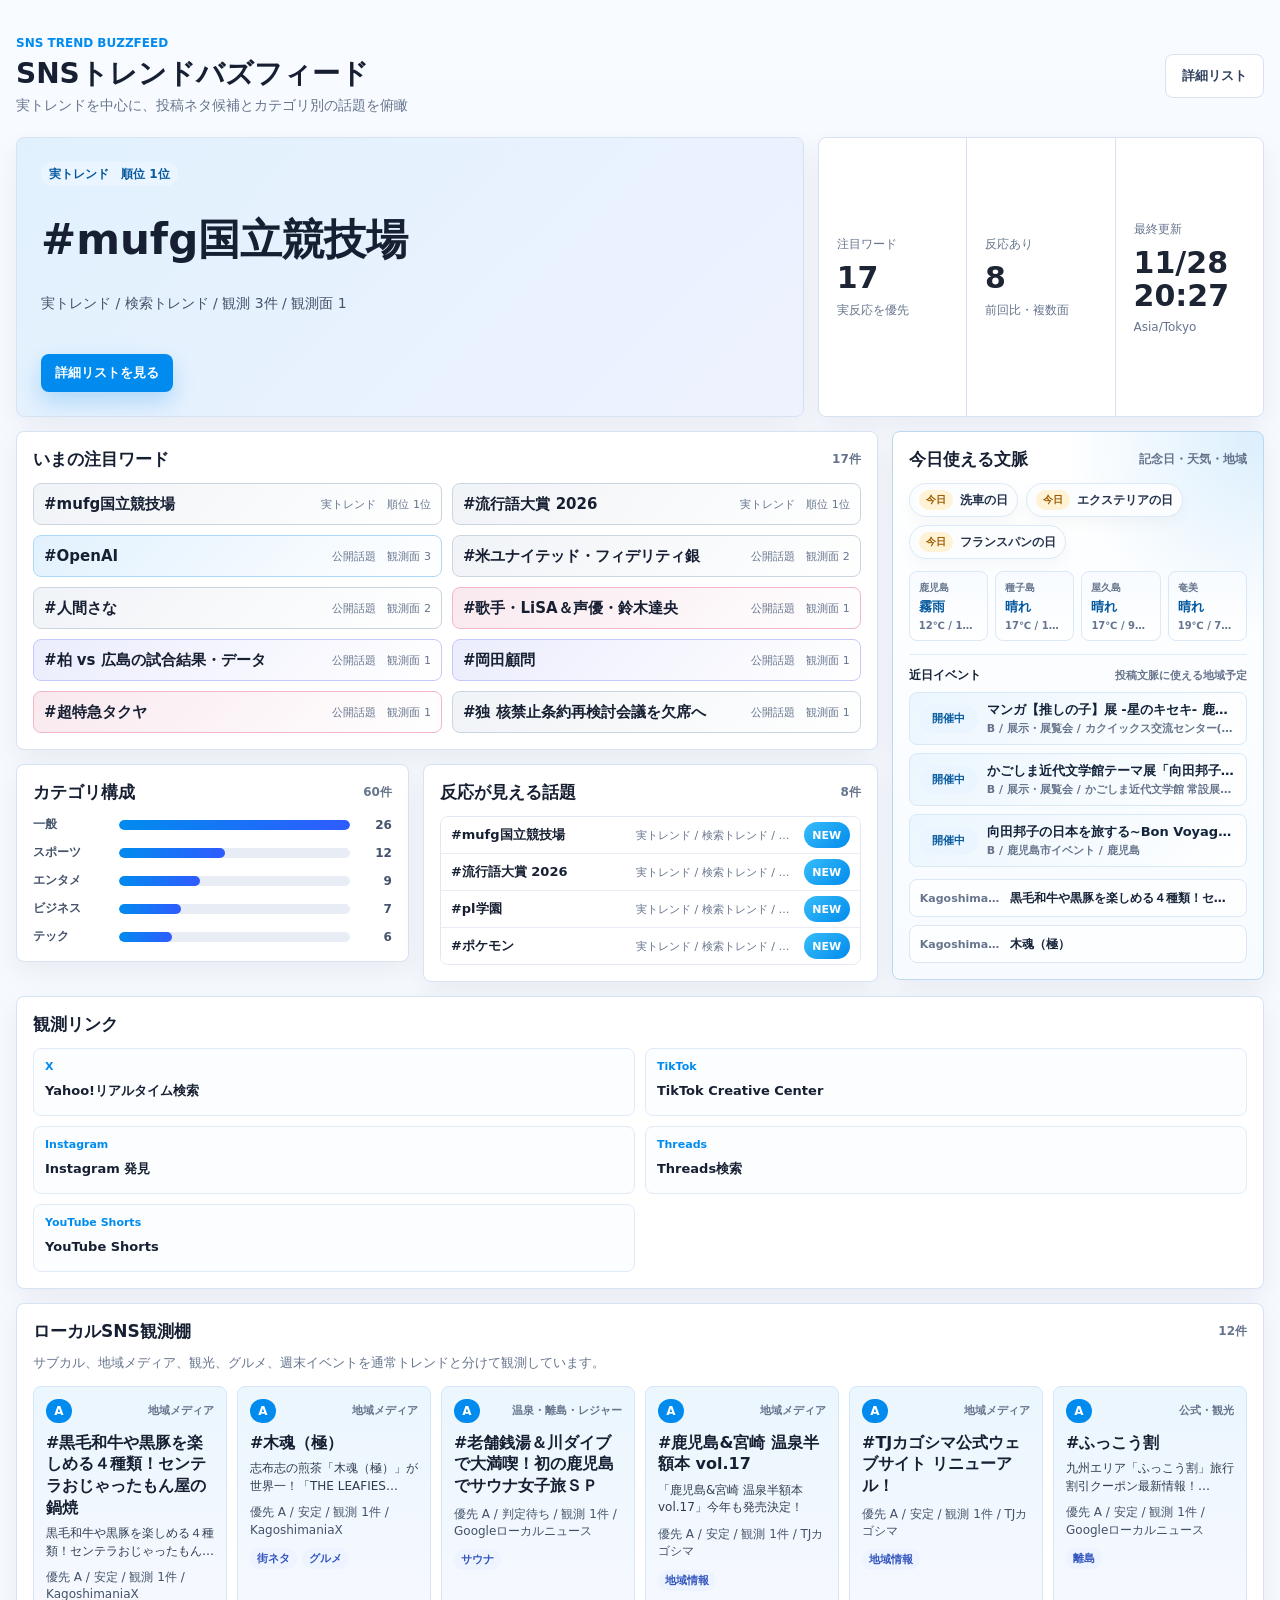
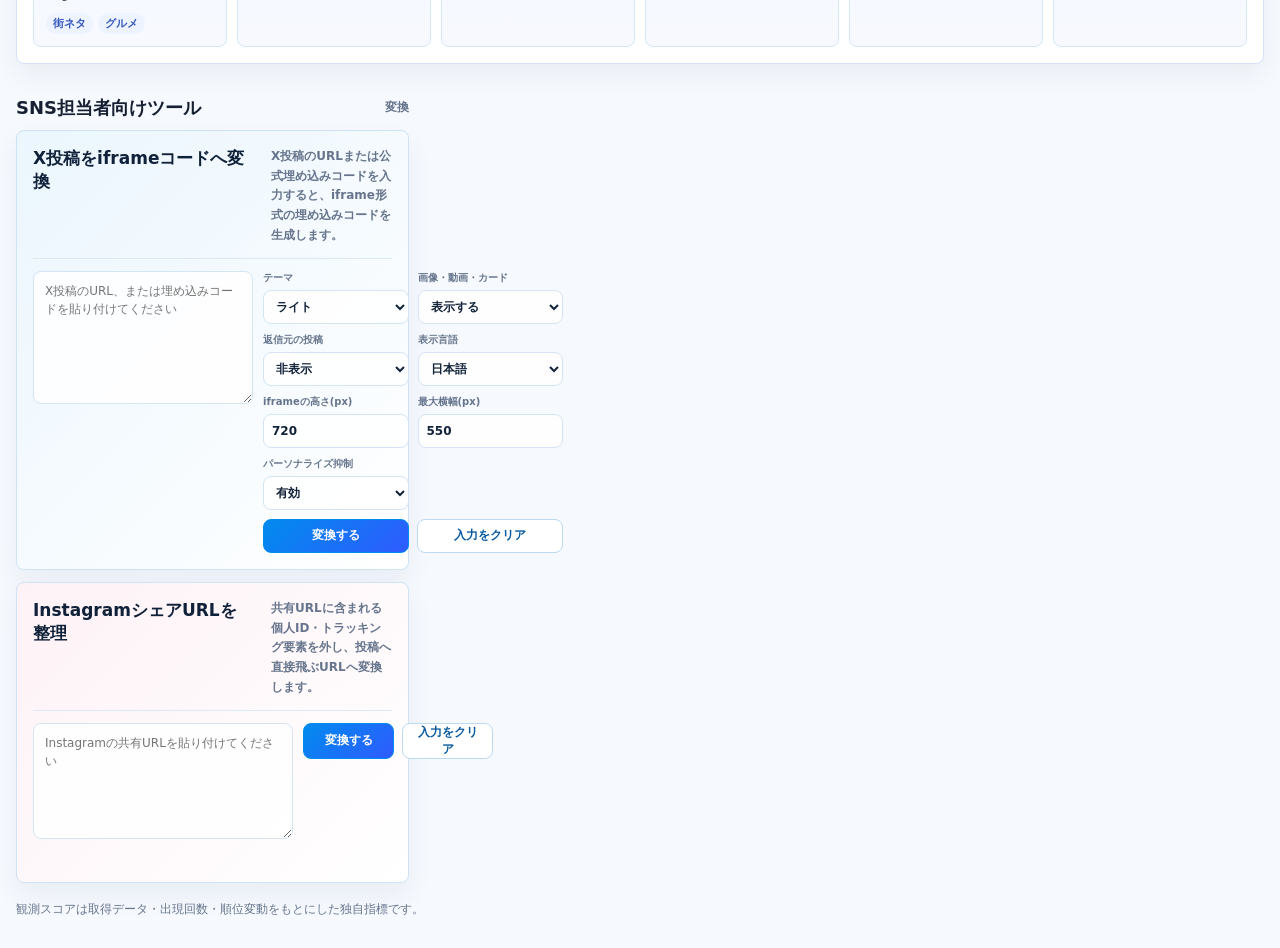
<file: index.html>
<!doctype html>
<html lang="ja">
  <head>
    <meta charset="utf-8">
    <meta name="viewport" content="width=device-width, initial-scale=1">
    <title>SNSトレンドバズフィード</title>
    <link rel="stylesheet" href="./assets/styles.css?v=tools-modal-20260712">
  </head>
  <body data-page="home">
    <main class="page home-page">
      <header class="home-header">
        <div>
          <p class="eyebrow">SNS Trend Buzzfeed</p>
          <h1>SNSトレンドバズフィード</h1>
          <p class="lead">実トレンドを中心に、投稿ネタ候補とカテゴリ別の話題を俯瞰</p>
        </div>
        <nav class="home-nav" aria-label="表示切り替え">
          <a href="./list/">詳細リスト</a>
        </nav>
      </header>

      <section class="dashboard-hero" data-home-hero></section>
      <section class="dashboard-layout" data-home-dashboard></section>
      <p class="note" data-note></p>
    </main>
    <script src="./assets/app.js?v=tools-modal-20260712" type="module"></script>
  </body>
</html>
</file>
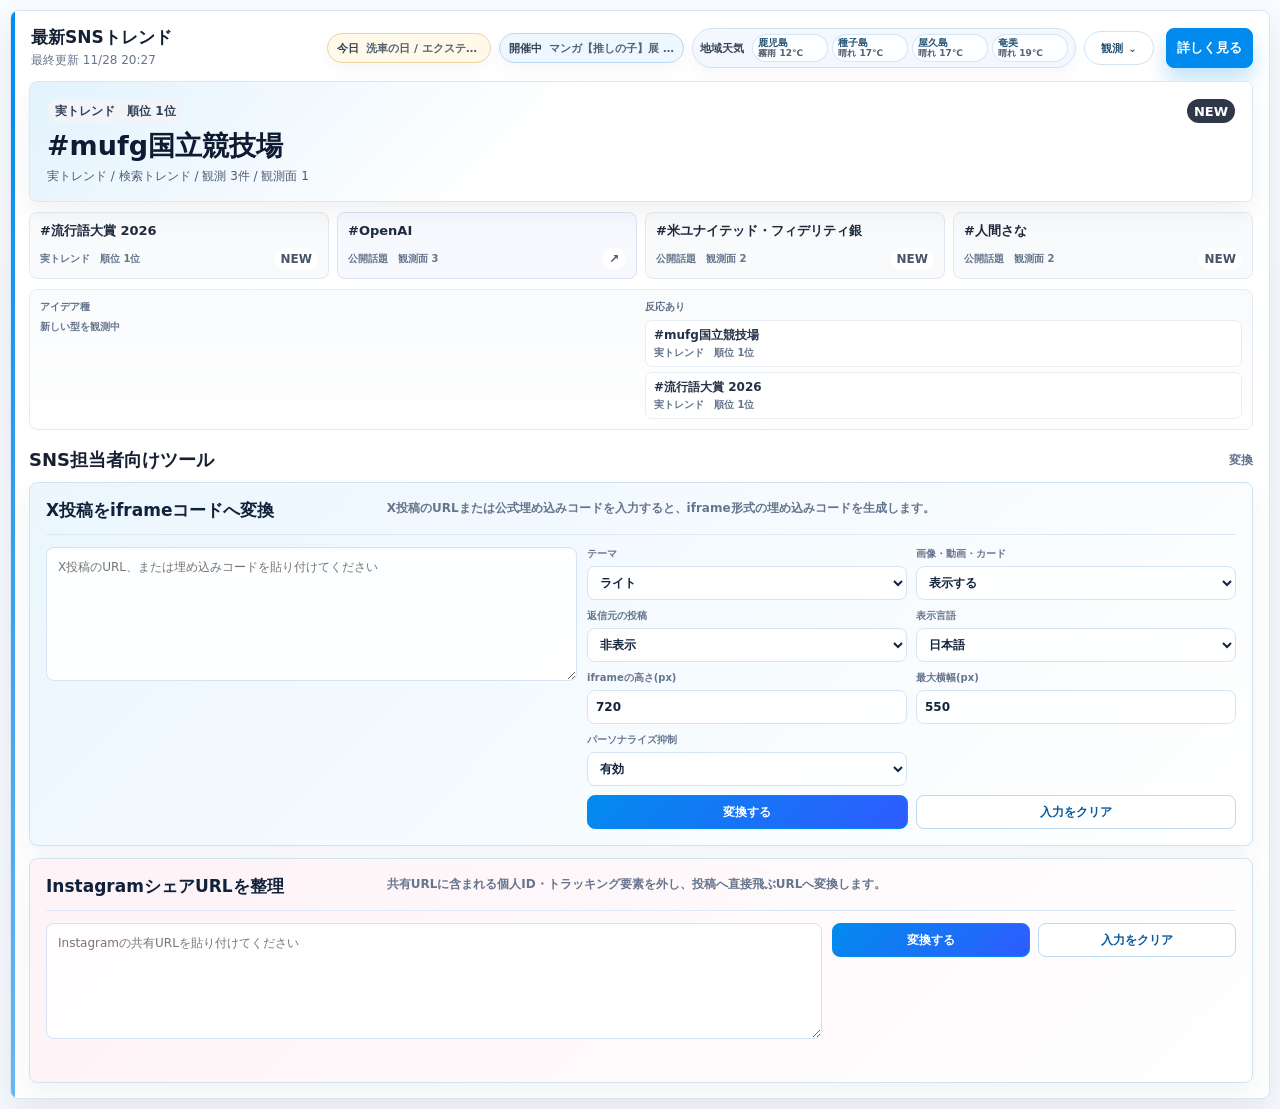
<file: compact/index.html>
<!doctype html>
<html lang="ja">
  <head>
    <meta charset="utf-8">
    <meta name="viewport" content="width=device-width, initial-scale=1">
    <title>SNSトレンドバズフィード compact</title>
    <link rel="stylesheet" href="../assets/styles.css?v=tools-modal-20260712">
  </head>
  <body data-page="compact">
    <main class="compact-page">
      <section class="shell compact-shell" aria-label="SNSトレンドバズフィード">
        <div class="compact-topbar">
          <div class="compact-title-block">
            <h1 data-title>最新SNSトレンド</h1>
            <p class="meta" data-updated>最終更新 未取得</p>
          </div>
          <div class="compact-header-context" data-compact-context></div>
          <a class="more-link" href="../" data-more>詳しく見る</a>
        </div>
        <div class="compact-dashboard" data-compact-dashboard></div>
        <div class="compact-list" data-compact-items></div>
        <div class="compact-links" data-compact-links></div>
      </section>
    </main>
    <script src="../assets/app.js?v=tools-modal-20260712" type="module"></script>
  </body>
</html>
</file>
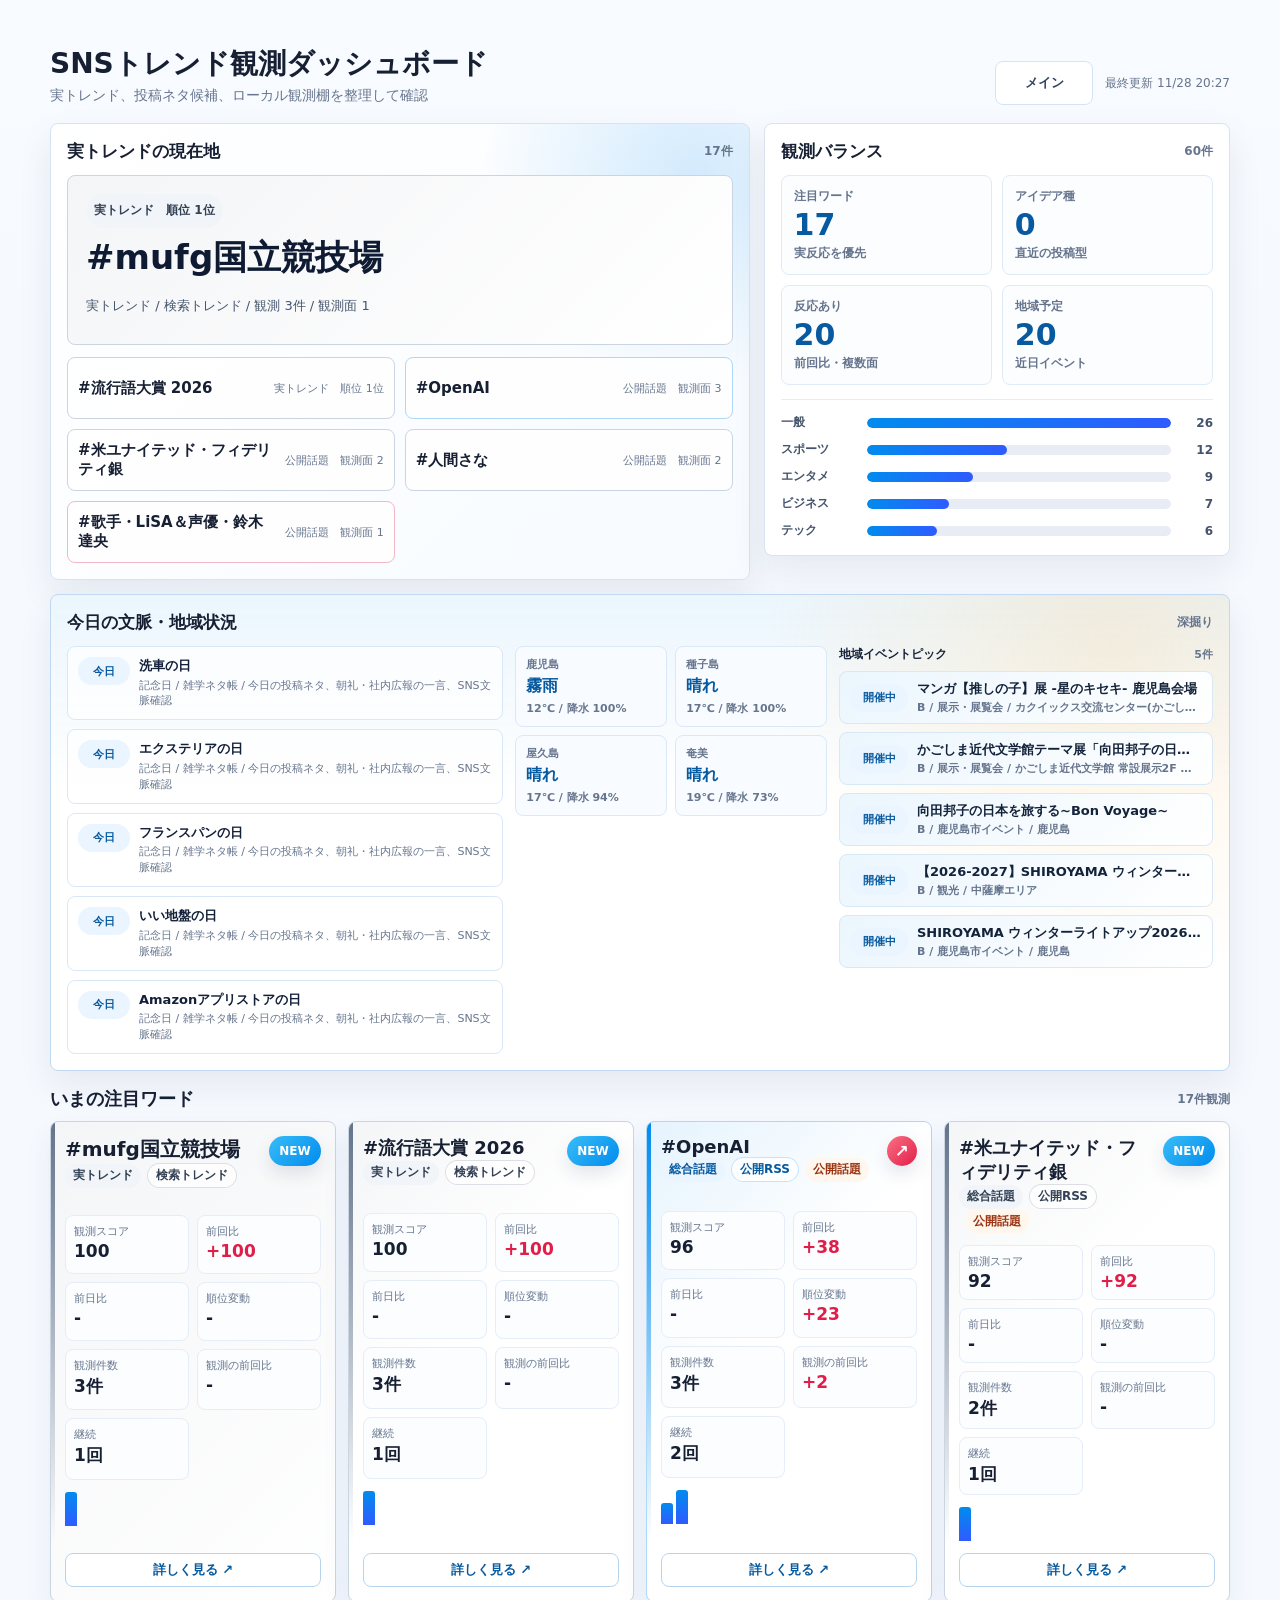
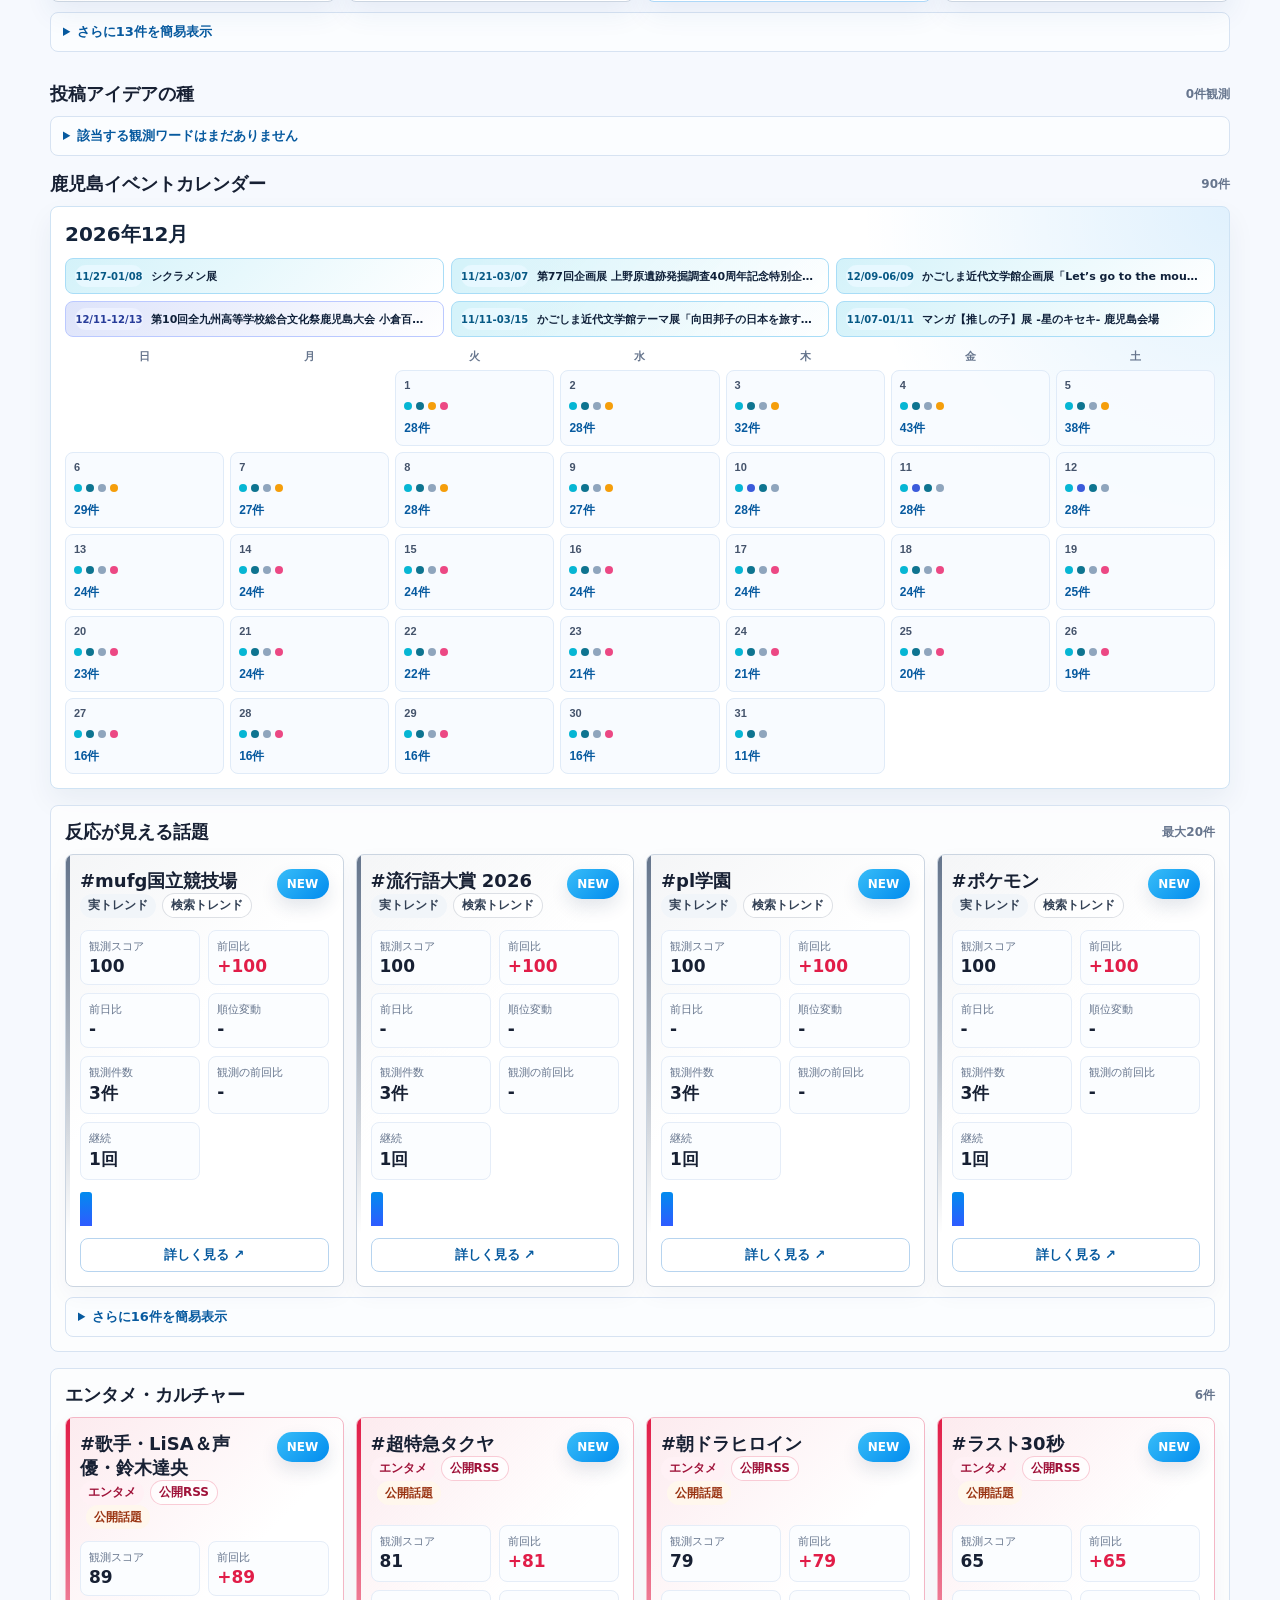
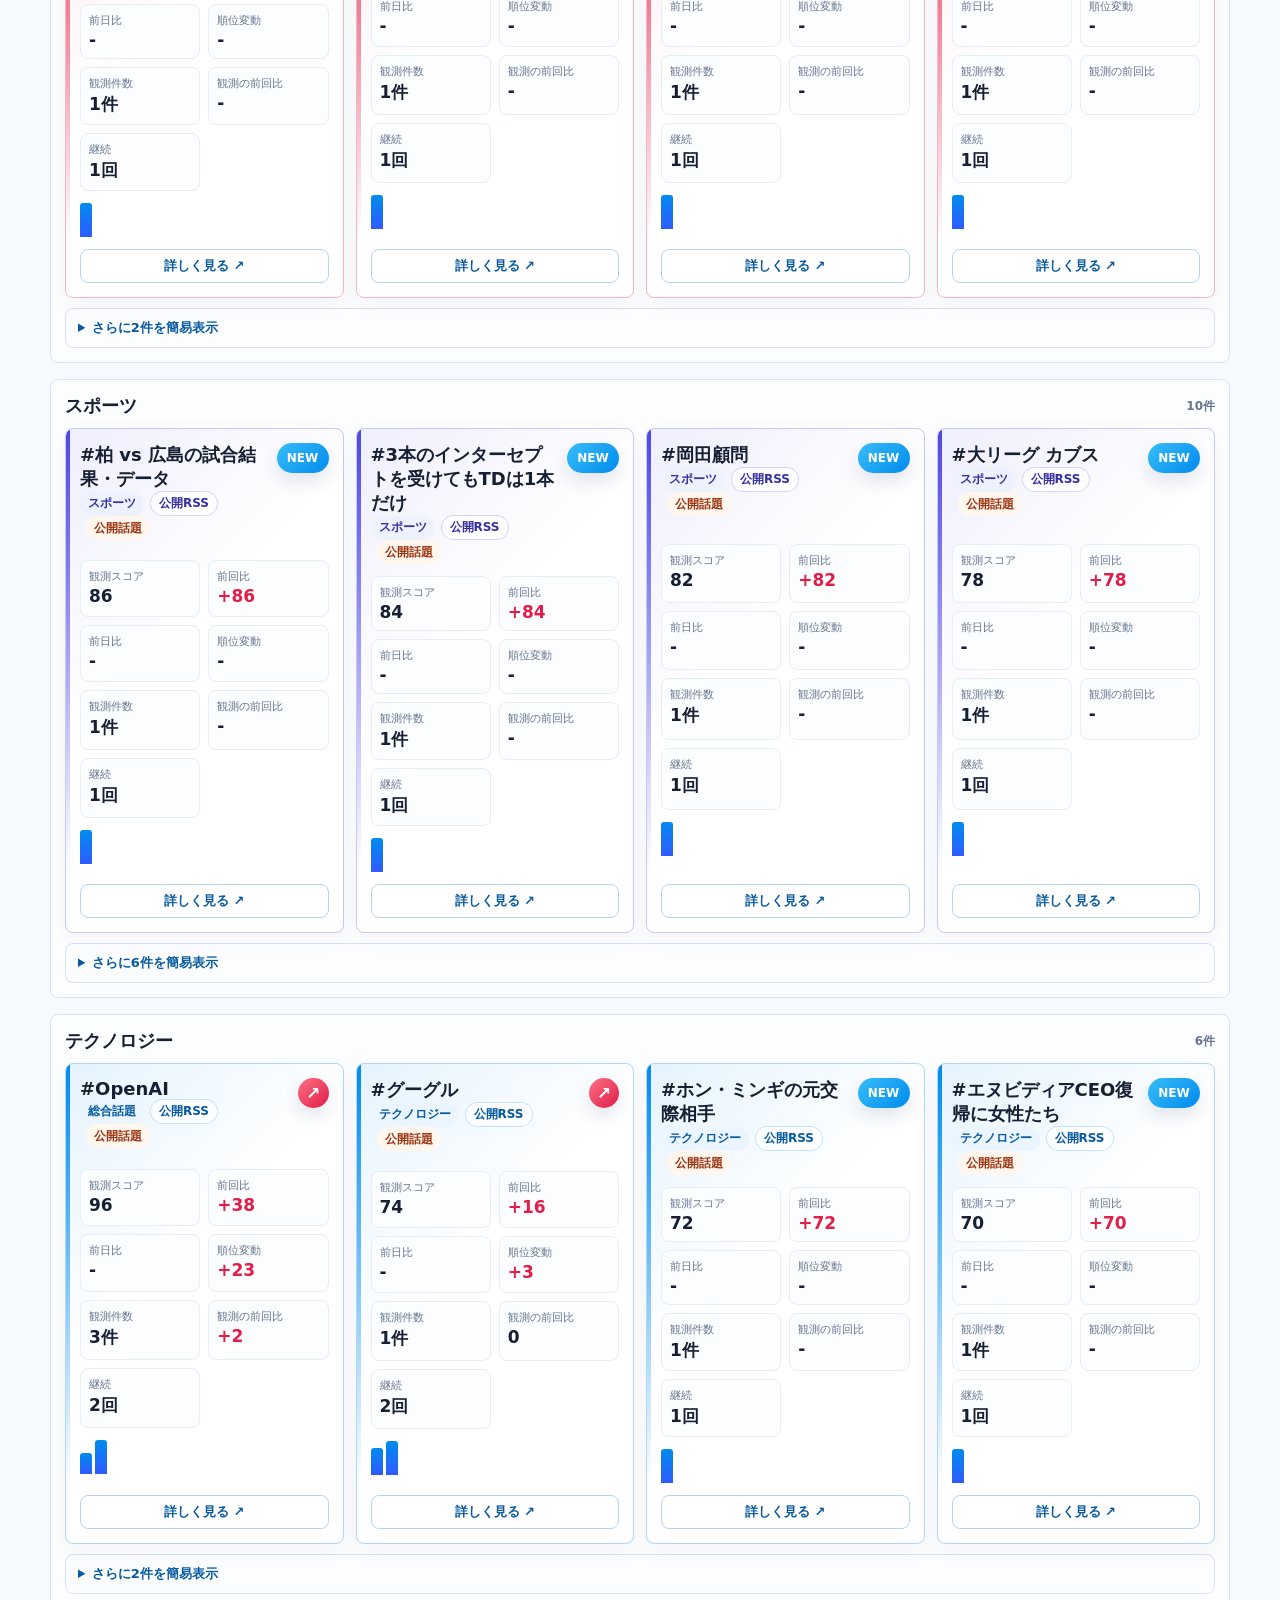
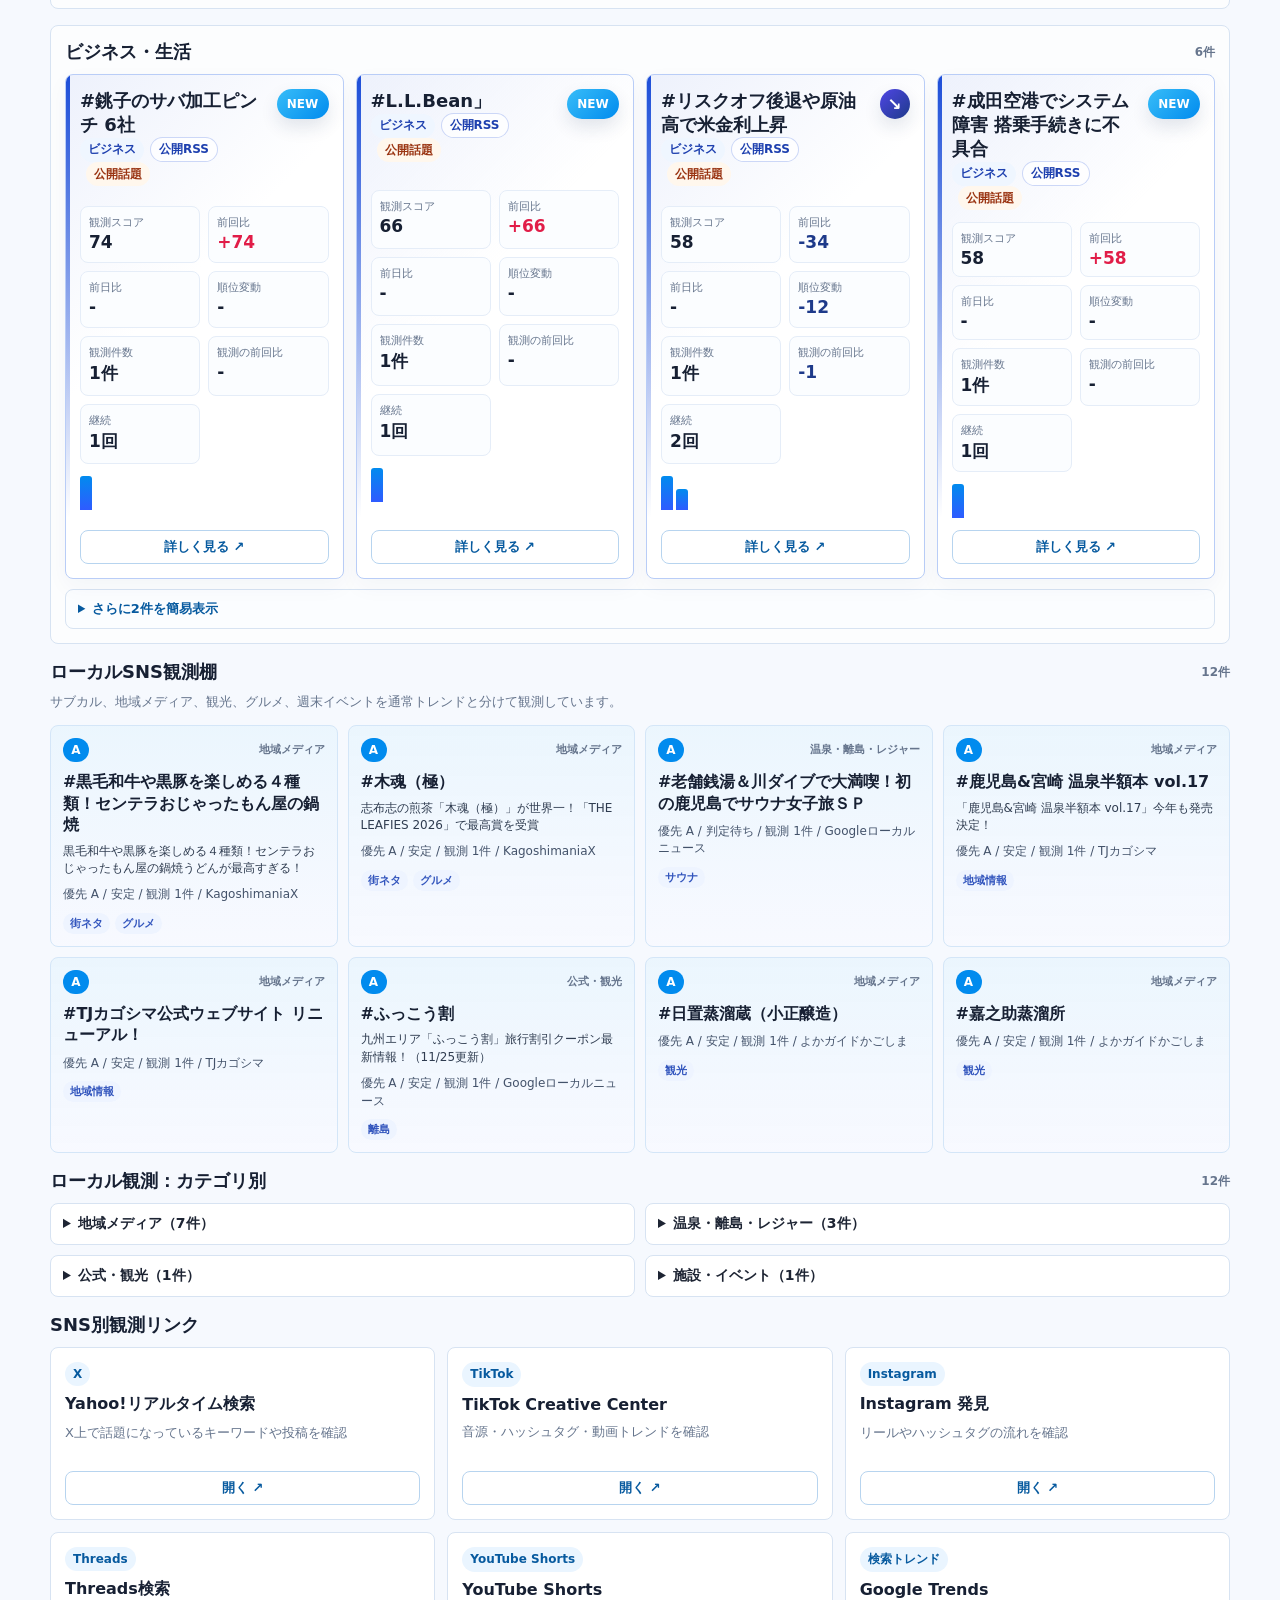
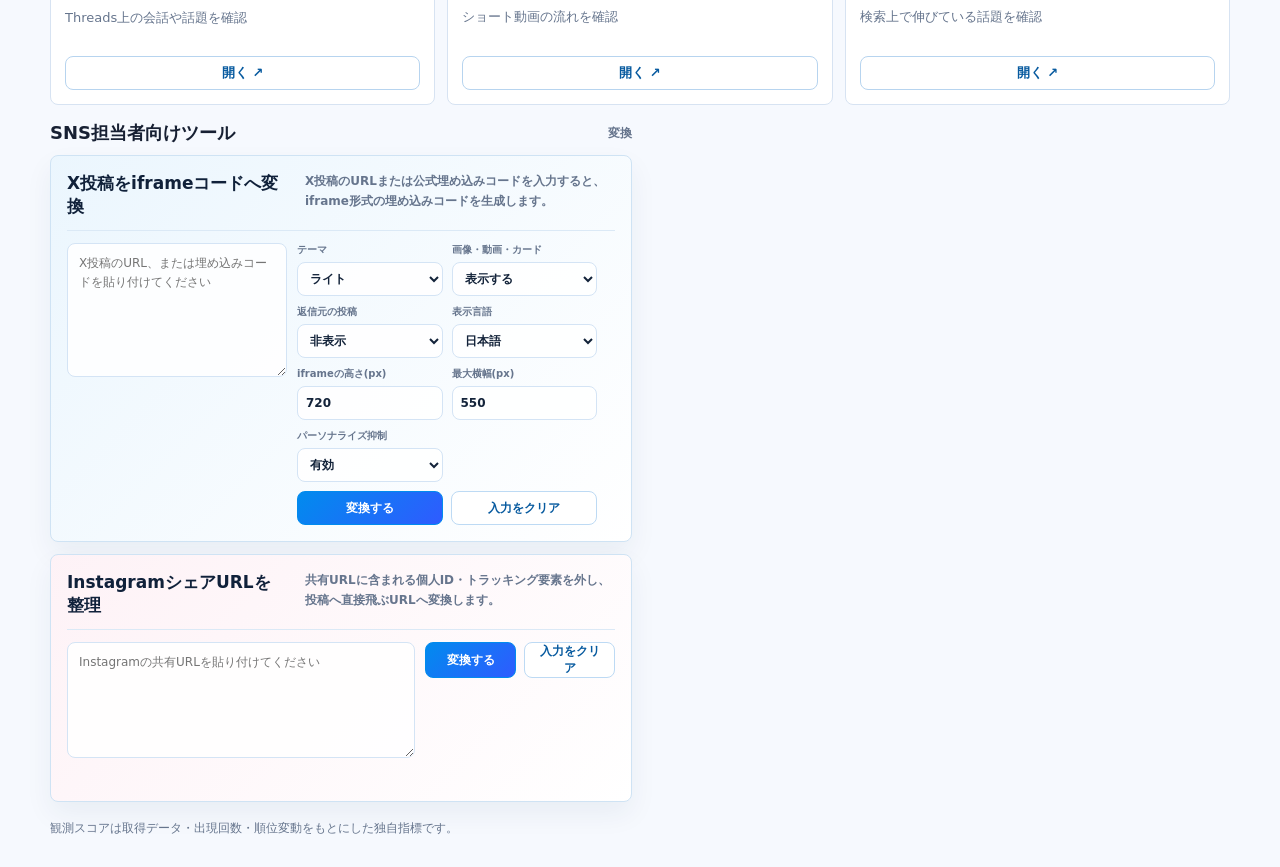
<file: list/index.html>
<!doctype html>
<html lang="ja">
  <head>
    <meta charset="utf-8">
    <meta name="viewport" content="width=device-width, initial-scale=1">
    <title>SNSトレンド観測ダッシュボード</title>
    <link rel="stylesheet" href="../assets/styles.css?v=tools-modal-20260712">
  </head>
  <body data-page="list">
    <main class="page">
      <header class="dashboard-header">
        <div>
          <h1>SNSトレンド観測ダッシュボード</h1>
          <p class="lead">実トレンド、投稿ネタ候補、ローカル観測棚を整理して確認</p>
        </div>
        <div class="header-actions">
          <nav class="home-nav" aria-label="表示切り替え">
            <a href="../">メイン</a>
          </nav>
          <p class="meta" data-updated>最終更新 未取得</p>
        </div>
      </header>
      <div data-dashboard></div>
      <p class="note" data-note></p>
    </main>
    <script src="../assets/app.js?v=tools-modal-20260712" type="module"></script>
  </body>
</html>
</file>
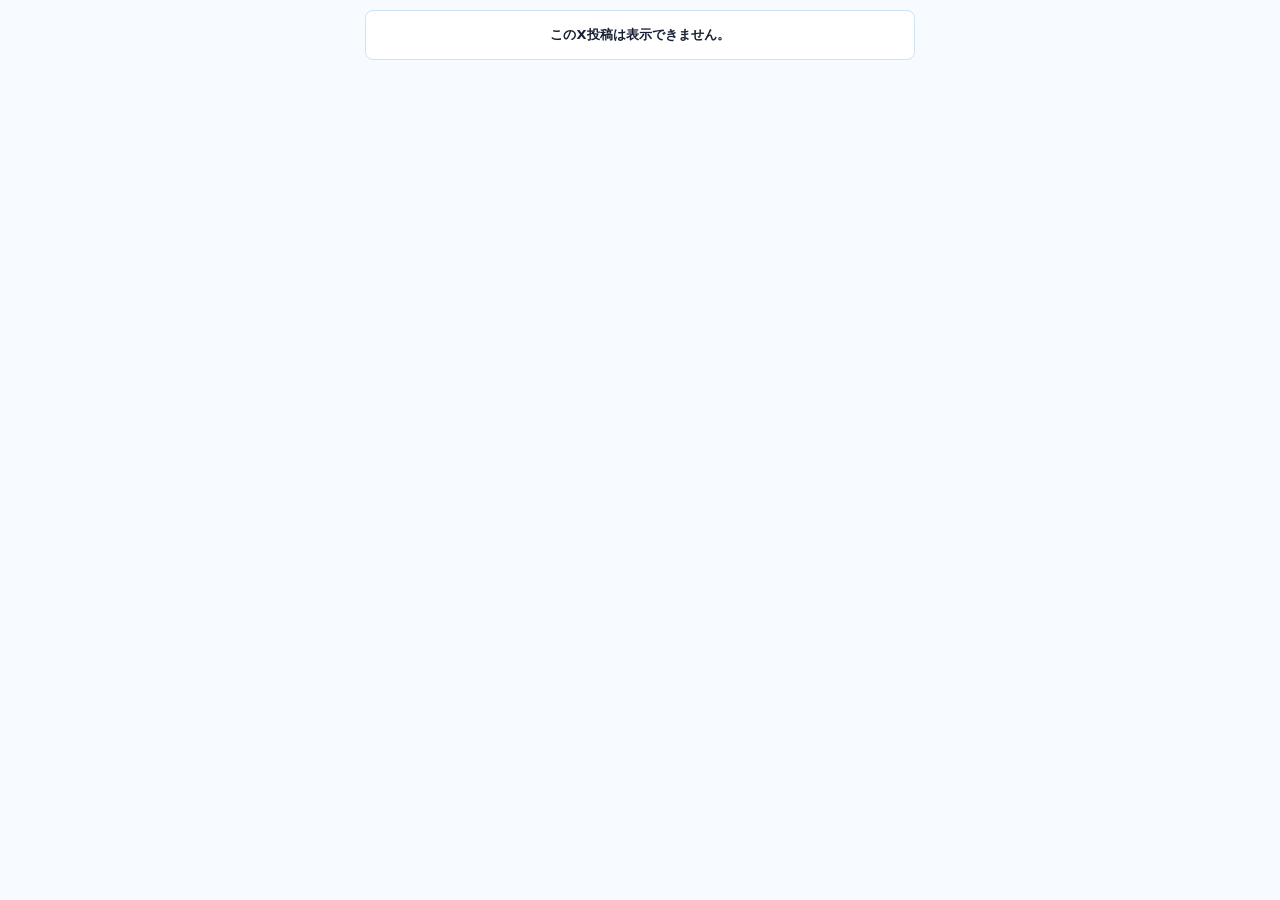
<file: x-post-embed.html>
<!doctype html>
<html lang="ja">
  <head>
    <meta charset="utf-8">
    <meta name="viewport" content="width=device-width, initial-scale=1">
    <title>X投稿</title>
    <style>
      :root {
        color-scheme: light dark;
        font-family: "Segoe UI", "Noto Sans JP", system-ui, sans-serif;
      }

      * {
        box-sizing: border-box;
      }

      body {
        margin: 0;
        overflow-x: hidden;
        background: #f7fbff;
        color: #172033;
      }

      body[data-theme="dark"] {
        background: #101827;
        color: #f8fbff;
      }

      .x-iframe-converter-embed-wrap {
        display: grid;
        justify-items: center;
        width: 100%;
        min-height: 100vh;
        padding: 10px;
      }

      .x-iframe-converter-embed-target {
        width: 100%;
        max-width: var(--tweet-width, 550px);
      }

      .x-iframe-converter-embed-message {
        width: min(100%, var(--tweet-width, 550px));
        margin: 0;
        padding: 14px;
        border: 1px solid #cfe3f4;
        border-radius: 8px;
        background: #fff;
        color: #172033;
        font-size: 13px;
        font-weight: 750;
        line-height: 1.55;
        text-align: center;
      }

      body[data-theme="dark"] .x-iframe-converter-embed-message {
        border-color: #334155;
        background: #182235;
        color: #f8fbff;
      }

      .x-iframe-converter-embed-message a {
        display: inline-block;
        margin-top: 8px;
        color: #018bee;
        font-weight: 850;
        text-decoration: none;
      }
    </style>
  </head>
  <body>
    <main class="x-iframe-converter-embed-wrap">
      <div class="x-iframe-converter-embed-target" data-embed-target></div>
    </main>
    <script>
      (() => {
        const params = new URLSearchParams(window.location.search);
        const pick = (name, allowed, fallback) => (allowed.includes(params.get(name)) ? params.get(name) : fallback);
        const clamp = (value, min, max, fallback) => {
          const number = Number.parseInt(value, 10);
          if (!Number.isFinite(number)) return fallback;
          return Math.min(max, Math.max(min, number));
        };
        const id = /^\d+$/.test(params.get("id") || "") ? params.get("id") : "";
        const theme = pick("theme", ["light", "dark"], "light");
        const cards = pick("cards", ["visible", "hidden"], "visible");
        const conversation = pick("conversation", ["all", "none"], "none");
        const lang = pick("lang", ["ja", "en"], "ja");
        const dnt = pick("dnt", ["true", "false"], "true") === "true";
        const width = clamp(params.get("width"), 250, 550, 550);
        const target = document.querySelector("[data-embed-target]");
        document.documentElement.lang = lang;
        document.body.dataset.theme = theme;
        document.body.style.setProperty("--tweet-width", `${width}px`);

        const showMessage = (message, withLink = false) => {
          target.replaceChildren();
          const box = document.createElement("p");
          box.className = "x-iframe-converter-embed-message";
          box.textContent = message;
          if (withLink && id) {
            const link = document.createElement("a");
            link.href = `https://x.com/i/status/${id}`;
            link.target = "_blank";
            link.rel = "noopener noreferrer";
            link.textContent = "元投稿をXで開く";
            box.append(document.createElement("br"), link);
          }
          target.append(box);
        };

        if (!id) {
          showMessage("このX投稿は表示できません。");
          return;
        }

        const loadWidgets = () =>
          new Promise((resolve, reject) => {
            if (window.twttr?.widgets?.createTweet) {
              resolve(window.twttr);
              return;
            }
            const script = document.createElement("script");
            script.src = "https://platform.x.com/widgets.js";
            script.async = true;
            script.charset = "utf-8";
            script.onload = () => {
              if (window.twttr?.ready) window.twttr.ready(() => resolve(window.twttr));
              else reject(new Error("widgets unavailable"));
            };
            script.onerror = () => reject(new Error("widgets failed"));
            document.head.append(script);
          });

        loadWidgets()
          .then((twttr) =>
            twttr.widgets.createTweet(id, target, {
              theme,
              cards: cards === "hidden" ? "hidden" : undefined,
              conversation: conversation === "none" ? "none" : undefined,
              lang,
              dnt,
              width
            })
          )
          .then((element) => {
            if (!element) showMessage("このX投稿は表示できません。", true);
          })
          .catch(() => {
            showMessage("X投稿を読み込めませんでした。", true);
          });
      })();
    </script>
  </body>
</html>
</file>
<file: assets/styles.css>
:root {
  color-scheme: light;
  --bg: #f6f9fe;
  --panel: #ffffff;
  --text: #172033;
  --muted: #66758d;
  --line: #d7e3f2;
  --accent: #018bee;
  --accent-2: #2f5bff;
  --accent-soft: #eaf5ff;
  --accent-ink: #075a9f;
  --rise: #e11d48;
  --flat: #6b7280;
  --down: #1e3a8a;
  --new: #018bee;
  --shadow: 0 14px 36px rgba(21, 52, 92, 0.09);
  font-family: "Segoe UI", "Noto Sans JP", system-ui, sans-serif;
}

* {
  box-sizing: border-box;
}

body {
  margin: 0;
  background:
    linear-gradient(180deg, #f8fbff 0, #f6f9fe 320px),
    var(--bg);
  color: var(--text);
}

a {
  color: inherit;
  text-decoration: none;
}

.page {
  width: min(1180px, calc(100% - 28px));
  margin: 0 auto;
  padding: 22px 0 30px;
}

.compact-page {
  width: 100%;
  padding: 10px;
}

.home-page {
  width: min(1280px, calc(100% - 32px));
  padding-top: 18px;
}

.shell {
  background: var(--panel);
  border: 1px solid var(--line);
  border-radius: 8px;
  box-shadow: var(--shadow);
}

.compact-shell {
  padding: 16px 16px 15px 18px;
  background: #ffffff;
  border-color: #dbe5f0;
  box-shadow: 0 14px 34px rgba(15, 23, 42, 0.08);
  position: relative;
  overflow: hidden;
}

.compact-shell::before {
  content: "";
  position: absolute;
  inset: 0 auto 0 0;
  width: 4px;
  background: linear-gradient(180deg, var(--accent), #67b7f4);
}

.dashboard-header {
  display: flex;
  align-items: end;
  justify-content: space-between;
  gap: 16px;
  padding: 24px 0 18px;
}

.home-header {
  display: flex;
  align-items: center;
  justify-content: space-between;
  gap: 18px;
  padding: 18px 0 14px;
}

h1,
h2,
h3,
p {
  margin: 0;
}

h1 {
  font-size: 28px;
  line-height: 1.25;
  font-weight: 800;
}

.compact-shell h1 {
  color: #142033;
  font-size: 17px;
  line-height: 1.25;
}

.compact-title-block {
  min-width: 0;
}

.compact-title-block h1 {
  letter-spacing: 0;
}

.compact-title-block .meta {
  margin-top: 4px;
}

.lead {
  margin-top: 6px;
  color: var(--muted);
  font-size: 14px;
}

.eyebrow {
  margin-bottom: 6px;
  color: var(--accent);
  font-size: 12px;
  font-weight: 800;
  letter-spacing: 0;
  text-transform: uppercase;
}

.home-nav {
  display: inline-flex;
  gap: 8px;
  padding: 4px;
  border: 1px solid var(--line);
  border-radius: 8px;
  background: #fff;
}

.home-nav a {
  min-width: 88px;
  padding: 8px 12px;
  border-radius: 6px;
  color: #30415f;
  font-size: 13px;
  font-weight: 750;
  text-align: center;
}

.home-nav a:hover {
  background: var(--accent-soft);
  color: var(--accent-ink);
}

.header-actions {
  display: flex;
  align-items: center;
  justify-content: flex-end;
  gap: 12px;
}

.meta {
  color: var(--muted);
  font-size: 12px;
  white-space: nowrap;
}

.section {
  margin-top: 18px;
}

.list-dashboard {
  display: grid;
  grid-template-columns: repeat(12, minmax(0, 1fr));
  gap: 16px;
  align-items: stretch;
}

.list-overview {
  display: grid;
  grid-column: 1 / -1;
  grid-template-columns: minmax(0, 1.2fr) minmax(360px, 0.8fr);
  gap: 14px;
  align-items: start;
}

.list-dashboard > .section {
  grid-column: span 6;
  margin-top: 0;
  height: 100%;
}

.list-dashboard > .event-calendar-section {
  grid-column: 1 / -1;
  height: auto;
}

.list-dashboard > .featured-section,
.list-dashboard > .local-shelf,
.list-dashboard > .local-detail-section {
  grid-column: 1 / -1;
}

.list-dashboard > .link-section {
  grid-column: 1 / -1;
}

.list-dashboard > .list-main-section {
  grid-column: 1 / -1;
}

.list-dashboard > .list-evergreen-section {
  grid-column: 1 / -1;
}

.list-dashboard > .compact-section .compact-grid {
  grid-template-columns: repeat(4, minmax(0, 1fr));
}

.list-dashboard > .compact-section {
  grid-column: 1 / -1;
}

.featured-section {
  margin-top: 22px;
}

.featured-section .grid {
  grid-template-columns: repeat(5, minmax(0, 1fr));
}

.list-evergreen-section .grid {
  grid-template-columns: repeat(3, minmax(0, 1fr));
}

.list-evergreen-section.accordion-section {
  margin-top: 14px;
}

.list-evergreen-section .accordion {
  margin-top: 0;
}

.list-main-section .grid {
  grid-template-columns: repeat(4, minmax(0, 1fr));
}

.list-main-section .trend-card {
  min-height: 245px;
}

.list-main-section .trend-card:first-child {
  grid-column: auto;
  background:
    linear-gradient(135deg, var(--card-tint, rgba(1, 139, 238, 0.1)), rgba(255, 255, 255, 0.88)),
    #fff;
}

.list-main-section .trend-card:first-child .keyword {
  font-size: 20px;
}

.featured-section .trend-card {
  border-color: var(--card-line, #b6d5f3);
  box-shadow: 0 12px 28px rgba(23, 76, 136, 0.07);
}

.compact-section {
  margin-top: 16px;
}

.list-dashboard > .compact-section {
  padding: 14px;
  border: 1px solid var(--line);
  border-radius: 8px;
  background: rgba(255, 255, 255, 0.74);
}

.compact-grid {
  grid-template-columns: repeat(3, minmax(0, 1fr));
}

.section-head {
  display: flex;
  align-items: center;
  justify-content: space-between;
  gap: 14px;
  margin-bottom: 10px;
}

.section-head h2 {
  font-size: 18px;
  font-weight: 800;
}

.section-count {
  color: var(--muted);
  font-size: 12px;
  font-weight: 700;
  white-space: nowrap;
}

.list-focus-panel,
.list-insight-panel,
.list-context-panel {
  min-width: 0;
  padding: 16px;
  border: 1px solid var(--line);
  border-radius: 8px;
  background: #fff;
  box-shadow: 0 14px 34px rgba(21, 52, 92, 0.08);
}

.list-focus-panel {
  background:
    radial-gradient(circle at 92% 12%, rgba(1, 139, 238, 0.16), transparent 28%),
    linear-gradient(135deg, #ffffff 0%, #f7fbff 100%);
}

.list-context-panel {
  grid-column: 1 / -1;
  display: grid;
  grid-template-columns: minmax(0, 1.05fr) minmax(260px, 0.75fr) minmax(300px, 0.9fr);
  gap: 12px;
  align-items: start;
  background:
    radial-gradient(circle at 90% 10%, rgba(255, 184, 77, 0.18), transparent 30%),
    linear-gradient(180deg, rgba(1, 139, 238, 0.08), rgba(255, 255, 255, 0.94) 42%),
    #fff;
  border-color: #bfd9f4;
}

.list-context-panel .list-panel-head {
  grid-column: 1 / -1;
  margin-bottom: 0;
}

.list-context-panel .weather-grid {
  margin-top: 0;
}

.list-event-block {
  min-width: 0;
}

.list-event-block .context-subhead {
  margin-top: 0;
  padding-top: 0;
  border-top: 0;
}

.list-panel-head {
  display: flex;
  align-items: center;
  justify-content: space-between;
  gap: 12px;
  margin-bottom: 12px;
}

.list-panel-head h2 {
  font-size: 17px;
  font-weight: 850;
}

.list-hero-trend {
  display: grid;
  gap: 10px;
  min-height: 170px;
  padding: 18px;
  border: 1px solid var(--card-line, #bddaf5);
  border-radius: 8px;
  background:
    linear-gradient(135deg, var(--card-tint, rgba(1, 139, 238, 0.12)), rgba(255, 255, 255, 0.86)),
    #fff;
}

.list-hero-trend strong {
  min-width: 0;
  color: #0f1b32;
  font-size: 34px;
  line-height: 1.12;
  overflow-wrap: anywhere;
}

.list-hero-trend small {
  color: #46566e;
  font-size: 13px;
  line-height: 1.55;
}

.list-focus-list {
  display: grid;
  grid-template-columns: repeat(2, minmax(0, 1fr));
  gap: 10px;
  margin-top: 12px;
}

.list-focus-list .trend-pill {
  min-height: 62px;
  background: rgba(255, 255, 255, 0.82);
}

.list-summary-grid {
  display: grid;
  grid-template-columns: repeat(2, minmax(0, 1fr));
  gap: 10px;
}

.list-summary-tile {
  display: grid;
  gap: 5px;
  min-height: 92px;
  padding: 12px;
  border: 1px solid #e0ebf8;
  border-radius: 8px;
  background: #fbfdff;
}

.list-summary-tile span,
.list-summary-tile small {
  color: var(--muted);
  font-size: 12px;
  font-weight: 700;
}

.list-summary-tile strong {
  color: var(--accent-ink);
  font-size: 30px;
  line-height: 1;
}

.list-category-strip {
  display: grid;
  gap: 10px;
  margin-top: 14px;
  padding-top: 14px;
  border-top: 1px solid #e5edf8;
}

.context-event-list {
  display: grid;
  gap: 9px;
}

.context-idea-row {
  display: flex;
  flex-wrap: wrap;
  gap: 8px;
  margin-bottom: 12px;
}

.context-idea-chip {
  display: inline-grid;
  grid-template-columns: auto minmax(0, 1fr);
  align-items: center;
  gap: 7px;
  min-width: 0;
  max-width: 100%;
  min-height: 32px;
  padding: 6px 9px;
  border: 1px solid #dbe9f8;
  border-radius: 999px;
  background: #fbfdff;
  color: #24324a;
  box-shadow: 0 6px 16px rgba(15, 23, 42, 0.035);
}

.context-idea-chip b {
  display: inline-grid;
  place-items: center;
  min-width: 34px;
  min-height: 20px;
  border-radius: 999px;
  background: #fff2d5;
  color: #9a5b00;
  font-size: 10px;
  font-weight: 850;
}

.context-idea-chip span {
  min-width: 0;
  overflow: hidden;
  color: #24324a;
  font-size: 12px;
  font-weight: 800;
  text-overflow: ellipsis;
  white-space: nowrap;
}

.context-subhead {
  display: flex;
  align-items: center;
  justify-content: space-between;
  gap: 10px;
  margin: 13px 0 8px;
  padding-top: 12px;
  border-top: 1px solid #e1edf8;
}

.context-subhead span {
  color: #17243a;
  font-size: 12px;
  font-weight: 850;
}

.context-subhead small {
  min-width: 0;
  overflow: hidden;
  color: var(--muted);
  font-size: 11px;
  font-weight: 760;
  text-overflow: ellipsis;
  white-space: nowrap;
}

.local-event-rows {
  display: grid;
  gap: 8px;
}

.local-event-chip {
  display: grid;
  grid-template-columns: 58px minmax(0, 1fr);
  gap: 9px;
  align-items: center;
  min-width: 0;
  min-height: 48px;
  padding: 8px 10px;
  border: 1px solid #d7e8f7;
  border-radius: 8px;
  background:
    linear-gradient(135deg, rgba(1, 139, 238, 0.08), rgba(255, 255, 255, 0.94)),
    #fff;
}

.local-event-chip > b {
  display: inline-grid;
  place-items: center;
  min-height: 28px;
  border-radius: 999px;
  background: #eaf5ff;
  color: var(--accent-ink);
  font-size: 11px;
  font-weight: 850;
}

.local-event-chip span {
  display: grid;
  gap: 2px;
  min-width: 0;
}

.local-event-chip strong,
.local-event-chip small {
  min-width: 0;
  overflow: hidden;
  text-overflow: ellipsis;
  white-space: nowrap;
}

.local-event-chip strong {
  color: #13233a;
  font-size: 13px;
  font-weight: 850;
}

.local-event-chip small {
  color: var(--muted);
  font-size: 11px;
  font-weight: 720;
}

.local-event-chip.rank-s > b,
.event-day-tag.rank-s {
  background: #fff2d5;
  color: #8a5600;
}

.local-event-chip.rank-a > b,
.event-day-tag.rank-a {
  background: #eaf5ff;
  color: #075a9f;
}

.context-event-row {
  display: grid;
  grid-template-columns: 52px minmax(0, 1fr);
  gap: 9px;
  align-items: start;
  padding: 10px;
  border: 1px solid #d9e8f8;
  border-radius: 8px;
  background: rgba(255, 255, 255, 0.74);
}

.context-date {
  display: inline-grid;
  place-items: center;
  min-height: 28px;
  border-radius: 999px;
  background: var(--accent-soft);
  color: var(--accent-ink);
  font-size: 11px;
  font-weight: 850;
}

.context-event-row strong {
  display: block;
  color: #142039;
  font-size: 13px;
  line-height: 1.35;
}

.context-event-row small {
  display: block;
  margin-top: 3px;
  color: var(--muted);
  font-size: 11px;
  line-height: 1.45;
}

.weather-grid {
  display: grid;
  grid-template-columns: repeat(2, minmax(0, 1fr));
  gap: 8px;
  margin-top: 12px;
}

.weather-ribbon {
  display: grid;
  grid-template-columns: repeat(4, minmax(0, 1fr));
  gap: 7px;
  margin-top: 10px;
}

.weather-ribbon-item {
  display: grid;
  gap: 3px;
  min-width: 0;
  min-height: 70px;
  padding: 9px;
  border: 1px solid #dbe8f6;
  border-radius: 8px;
  background: linear-gradient(180deg, #f7fbff, #fff);
}

.weather-ribbon-item span,
.weather-ribbon-item small {
  min-width: 0;
  overflow: hidden;
  color: var(--muted);
  font-size: 10px;
  font-weight: 760;
  text-overflow: ellipsis;
  white-space: nowrap;
}

.weather-ribbon-item strong {
  min-width: 0;
  overflow: hidden;
  color: var(--accent-ink);
  font-size: 13px;
  font-weight: 850;
  text-overflow: ellipsis;
  white-space: nowrap;
}

.weather-tile {
  display: grid;
  gap: 4px;
  min-height: 74px;
  padding: 10px;
  border: 1px solid #dbe8f6;
  border-radius: 8px;
  background: #f8fbff;
}

.weather-tile span,
.weather-tile small {
  color: var(--muted);
  font-size: 11px;
  font-weight: 700;
}

.weather-tile strong {
  color: var(--accent-ink);
  font-size: 16px;
}

.context-local-snippets {
  display: grid;
  gap: 8px;
  margin-top: 12px;
}

.context-local-snippet {
  display: grid;
  grid-template-columns: 82px minmax(0, 1fr);
  gap: 8px;
  align-items: center;
  min-height: 38px;
  padding: 8px 10px;
  border: 1px solid #dce8f5;
  border-radius: 8px;
  background: rgba(255, 255, 255, 0.78);
}

.context-local-snippet span,
.context-local-snippet strong {
  min-width: 0;
  overflow: hidden;
  text-overflow: ellipsis;
  white-space: nowrap;
}

.context-local-snippet span {
  color: var(--muted);
  font-size: 11px;
  font-weight: 780;
}

.context-local-snippet strong {
  color: #17243a;
  font-size: 12px;
  font-weight: 850;
}

.mini-empty {
  padding: 10px;
  font-size: 12px;
  box-shadow: none;
}

.grid {
  display: grid;
  grid-template-columns: repeat(3, minmax(0, 1fr));
  gap: 12px;
  align-items: stretch;
}

.event-calendar-section {
  grid-column: 1 / -1;
}

.event-calendar {
  padding: 14px;
  border: 1px solid #cfe3f4;
  border-radius: 8px;
  background:
    radial-gradient(circle at 100% 0%, rgba(1, 139, 238, 0.12), transparent 28%),
    #fff;
  box-shadow: 0 12px 28px rgba(21, 52, 92, 0.06);
}

.event-calendar-month {
  margin-bottom: 12px;
  color: #13233a;
  font-size: 20px;
  font-weight: 850;
}

.event-calendar-rail {
  display: grid;
  grid-template-columns: repeat(3, minmax(0, 1fr));
  gap: 7px;
  margin: -2px 0 12px;
}

.event-rail-item {
  display: grid;
  grid-template-columns: 68px minmax(0, 1fr);
  align-items: center;
  gap: 8px;
  min-width: 0;
  min-height: 34px;
  padding: 6px 9px;
  border: 1px solid #b7daf7;
  border-radius: 8px;
  background:
    linear-gradient(135deg, rgba(1, 139, 238, 0.12), rgba(255, 255, 255, 0.9)),
    #f7fbff;
}

.event-rail-item span {
  display: inline-grid;
  place-items: center;
  min-height: 22px;
  border-radius: 999px;
  background: #e7f3ff;
  color: #075a9f;
  font-size: 10px;
  font-weight: 850;
  white-space: nowrap;
}

.event-rail-item strong {
  min-width: 0;
  overflow: hidden;
  color: #10213a;
  font-size: 11px;
  font-weight: 850;
  text-overflow: ellipsis;
  white-space: nowrap;
}

.event-rail-item.rank-s {
  border-color: #f2cf8b;
  background:
    linear-gradient(135deg, rgba(255, 185, 60, 0.16), rgba(255, 255, 255, 0.92)),
    #fffaf0;
}

.event-rail-item.rank-s span {
  background: #fff2d5;
  color: #8a5600;
}

.event-rail-item.event-tone-commerce {
  border-color: #f4bfd0;
  background:
    linear-gradient(135deg, rgba(236, 72, 132, 0.13), rgba(255, 255, 255, 0.92)),
    #fff7fb;
}

.event-rail-item.event-tone-commerce span,
.event-day-tag.event-tone-commerce {
  background: #fff0f6;
  color: #9d174d;
}

.event-rail-item.event-tone-festival {
  border-color: #f0cc82;
  background:
    linear-gradient(135deg, rgba(245, 158, 11, 0.16), rgba(255, 255, 255, 0.9)),
    #fff9ed;
}

.event-rail-item.event-tone-festival span,
.event-day-tag.event-tone-festival {
  background: #fff2d5;
  color: #8a5600;
}

.event-rail-item.event-tone-stage {
  border-color: #d5c4ff;
  background:
    linear-gradient(135deg, rgba(124, 92, 255, 0.13), rgba(255, 255, 255, 0.92)),
    #f9f6ff;
}

.event-rail-item.event-tone-stage span,
.event-day-tag.event-tone-stage {
  background: #f1edff;
  color: #4c1d95;
}

.event-rail-item.event-tone-exhibit {
  border-color: #a9ddf7;
  background:
    linear-gradient(135deg, rgba(6, 182, 212, 0.13), rgba(255, 255, 255, 0.92)),
    #f2fbff;
}

.event-rail-item.event-tone-exhibit span,
.event-day-tag.event-tone-exhibit {
  background: #e7f8ff;
  color: #075985;
}

.event-rail-item.event-tone-tourism {
  border-color: #9dd7e5;
  background:
    linear-gradient(135deg, rgba(14, 116, 144, 0.12), rgba(255, 255, 255, 0.92)),
    #f2fbfd;
}

.event-rail-item.event-tone-tourism span,
.event-day-tag.event-tone-tourism {
  background: #e6f6fa;
  color: #155e75;
}

.event-rail-item.event-tone-sports {
  border-color: #bbc9ff;
  background:
    linear-gradient(135deg, rgba(59, 91, 219, 0.13), rgba(255, 255, 255, 0.92)),
    #f6f8ff;
}

.event-rail-item.event-tone-sports span,
.event-day-tag.event-tone-sports {
  background: #edf1ff;
  color: #273c99;
}

.event-calendar-weekdays,
.event-calendar-grid {
  display: grid;
  grid-template-columns: repeat(7, minmax(0, 1fr));
}

.event-calendar-weekdays {
  gap: 6px;
  margin-bottom: 6px;
}

.event-calendar-weekdays span {
  color: var(--muted);
  font-size: 11px;
  font-weight: 800;
  text-align: center;
}

.event-calendar-grid {
  gap: 6px;
}

.event-day {
  min-width: 0;
  min-height: 76px;
  border: 1px solid #e0ebf8;
  border-radius: 8px;
  background: rgba(248, 251, 255, 0.92);
}

.event-day-empty {
  background: transparent;
  border-color: transparent;
}

.event-day-number {
  color: #44536b;
  font-size: 11px;
  font-weight: 850;
}

.event-day-button {
  display: grid;
  align-content: space-between;
  justify-items: start;
  gap: 6px;
  width: 100%;
  min-height: 74px;
  padding: 8px;
  border: 0;
  border-radius: 7px;
  background: transparent;
  color: inherit;
  text-align: left;
}

.event-day-button-active {
  cursor: pointer;
}

.event-day-button-active:hover,
.event-day-button-active:focus-visible {
  outline: 0;
  background: #eaf5ff;
  box-shadow: inset 0 0 0 2px #018bee;
}

.event-day-markers {
  display: flex;
  gap: 4px;
  min-height: 8px;
}

.event-day-marker {
  width: 8px;
  height: 8px;
  border-radius: 999px;
  background: #8fa5bd;
}

.event-day-marker.event-tone-commerce { background: #ec4884; }
.event-day-marker.event-tone-festival { background: #f59e0b; }
.event-day-marker.event-tone-stage { background: #7c5cff; }
.event-day-marker.event-tone-exhibit { background: #06b6d4; }
.event-day-marker.event-tone-tourism { background: #0e7490; }
.event-day-marker.event-tone-sports { background: #3b5bdb; }

.event-day-count {
  color: #075a9f;
  font-size: 12px;
  font-weight: 850;
}

.event-calendar-dialog {
  width: min(680px, calc(100vw - 32px));
  max-height: min(720px, calc(100dvh - 32px));
  margin: auto;
  padding: 0;
  overflow: hidden;
  border: 1px solid #b7daf7;
  border-radius: 10px;
  background: #fff;
  box-shadow: 0 24px 64px rgba(15, 32, 58, 0.3);
}

.event-calendar-dialog::backdrop {
  background: rgba(14, 28, 49, 0.48);
}

.event-calendar-dialog-head {
  display: flex;
  align-items: center;
  justify-content: space-between;
  gap: 12px;
  padding: 16px 18px;
  border-bottom: 1px solid #dbe9f6;
  background: #f7fbff;
}

.event-calendar-dialog-title {
  display: flex;
  align-items: baseline;
  gap: 8px;
  min-width: 0;
}

.event-calendar-dialog-title h3 {
  color: #10213a;
  font-size: 18px;
  font-weight: 850;
}

.event-calendar-dialog-count {
  color: #075a9f;
  font-size: 12px;
  font-weight: 800;
}

.event-calendar-dialog-close {
  display: inline-grid;
  width: 32px;
  height: 32px;
  flex: 0 0 32px;
  place-items: center;
  padding: 0;
  border: 1px solid #b7daf7;
  border-radius: 7px;
  background: #fff;
  color: #3d526b;
  font-size: 22px;
  line-height: 1;
  cursor: pointer;
}

.event-calendar-dialog-close:hover,
.event-calendar-dialog-close:focus-visible {
  outline: 0;
  border-color: #018bee;
  color: #075a9f;
  box-shadow: 0 0 0 3px rgba(1, 139, 238, 0.14);
}

.event-calendar-dialog-body {
  display: grid;
  gap: 8px;
  max-height: min(590px, calc(100dvh - 112px));
  padding: 14px 18px 18px;
  overflow: auto;
}

.event-dialog-item {
  display: grid;
  gap: 5px;
  min-width: 0;
  padding: 12px;
  border: 1px solid #dbe9f6;
  border-left: 4px solid #018bee;
  border-radius: 7px;
  background: #fff;
}

.event-dialog-item:hover,
.event-dialog-item:focus-visible {
  outline: 0;
  border-color: #9acff6;
  box-shadow: 0 6px 16px rgba(1, 139, 238, 0.1);
}

.event-dialog-item.event-tone-commerce { border-left-color: #ec4884; }
.event-dialog-item.event-tone-festival { border-left-color: #f59e0b; }
.event-dialog-item.event-tone-stage { border-left-color: #7c5cff; }
.event-dialog-item.event-tone-exhibit { border-left-color: #06b6d4; }
.event-dialog-item.event-tone-tourism { border-left-color: #0e7490; }
.event-dialog-item.event-tone-sports { border-left-color: #3b5bdb; }

.event-dialog-meta {
  display: flex;
  align-items: center;
  flex-wrap: wrap;
  gap: 6px;
}

.event-dialog-category,
.event-dialog-range {
  display: inline-flex;
  padding: 3px 6px;
  border-radius: 999px;
  font-size: 10px;
  font-weight: 800;
}

.event-dialog-category {
  background: #eaf5ff;
  color: #075a9f;
}

.event-dialog-range {
  background: #f1f5f9;
  color: #526277;
}

.event-dialog-item strong {
  overflow-wrap: anywhere;
  color: #10213a;
  font-size: 14px;
  font-weight: 850;
  line-height: 1.45;
}

.event-dialog-item small {
  color: #5d6e83;
  font-size: 11px;
  font-weight: 650;
}

.x-iframe-converter-section {
  grid-column: 1 / -1;
}

.x-iframe-converter-grid {
  display: grid;
  gap: 12px;
  align-items: start;
}

.x-iframe-converter-card {
  display: grid;
  grid-template-columns: minmax(0, 1fr);
  gap: 12px;
  min-width: 0;
  padding: 16px;
  border: 1px solid #cfe3f4;
  border-radius: 8px;
  background:
    linear-gradient(135deg, rgba(1, 139, 238, 0.08), rgba(255, 255, 255, 0.94)),
    #fff;
  box-shadow: 0 12px 28px rgba(21, 52, 92, 0.06);
}

.x-iframe-converter-card-instagram {
  background:
    linear-gradient(135deg, rgba(236, 72, 132, 0.07), rgba(255, 255, 255, 0.96)),
    #fff;
}

.x-iframe-converter-intro {
  display: grid;
  grid-template-columns: minmax(220px, 0.38fr) minmax(0, 1fr);
  align-items: start;
  gap: 18px;
  min-width: 0;
  padding-bottom: 12px;
  border-bottom: 1px solid #dbe9f6;
}

.x-iframe-converter-card h3 {
  color: #10213a;
  font-size: 17px;
  font-weight: 850;
}

.x-iframe-converter-lead {
  color: var(--muted);
  font-size: 12px;
  font-weight: 650;
  line-height: 1.65;
}

.x-iframe-converter-lane {
  display: grid;
  gap: 10px;
  min-width: 0;
  align-items: stretch;
}

.x-iframe-converter-lane-x {
  grid-template-columns: minmax(220px, 0.9fr) minmax(300px, 1.1fr);
}

.x-iframe-converter-lane-instagram {
  grid-template-columns: minmax(260px, 1fr) minmax(190px, 0.52fr);
}

.x-iframe-converter-pane {
  display: grid;
  align-content: start;
  gap: 9px;
  min-width: 0;
}

.x-iframe-converter-textarea,
.x-iframe-converter-output,
.x-iframe-converter-field select,
.x-iframe-converter-field input {
  width: 100%;
  min-width: 0;
  border: 1px solid #d4e4f5;
  border-radius: 8px;
  background: rgba(255, 255, 255, 0.88);
  color: #13233a;
  font: inherit;
  font-size: 12px;
}

.x-iframe-converter-textarea,
.x-iframe-converter-output {
  resize: vertical;
  min-height: 116px;
  padding: 10px 11px;
  line-height: 1.55;
}

.x-iframe-converter-output {
  min-height: 144px;
  background: #f8fbff;
  font-family: Consolas, "Courier New", monospace;
}

.x-iframe-converter-output-small {
  min-height: 84px;
  resize: none;
}

.x-iframe-converter-settings {
  display: grid;
  grid-template-columns: repeat(2, minmax(0, 1fr));
  gap: 9px;
}

.x-iframe-converter-field {
  display: grid;
  gap: 5px;
  min-width: 0;
}

.x-iframe-converter-field span {
  color: var(--muted);
  font-size: 10px;
  font-weight: 800;
}

.x-iframe-converter-field select,
.x-iframe-converter-field input {
  min-height: 34px;
  padding: 6px 8px;
  font-weight: 720;
}

.x-iframe-converter-actions {
  display: grid;
  grid-template-columns: repeat(2, minmax(0, 1fr));
  gap: 8px;
}

.x-iframe-converter-lane-instagram .x-iframe-converter-actions {
  grid-template-columns: repeat(2, minmax(0, 1fr));
}

.x-iframe-converter-button {
  min-height: 34px;
  padding: 0 12px;
  border: 1px solid #bddaf4;
  border-radius: 8px;
  background: #fff;
  color: #075a9f;
  cursor: pointer;
  font: inherit;
  font-size: 12px;
  font-weight: 850;
}

.x-iframe-converter-button-primary {
  border-color: #018bee;
  background: linear-gradient(135deg, #018bee, #2f5bff);
  color: #fff;
}

.x-iframe-converter-button:disabled {
  cursor: not-allowed;
  opacity: 0.48;
}

.x-iframe-converter-message {
  min-height: 18px;
  color: #9d174d;
  font-size: 11px;
  font-weight: 780;
}

.x-iframe-converter-preview {
  display: grid;
  place-items: center;
  min-height: 150px;
  overflow: hidden;
  padding: 12px;
  border: 1px dashed #bddaf4;
  border-radius: 8px;
  background: #f8fbff;
  color: var(--muted);
  font-size: 12px;
  font-weight: 720;
}

.x-iframe-converter-preview-frame {
  max-width: 550px;
  border: 0;
}

.x-iframe-converter-dialog {
  width: min(940px, calc(100vw - 32px));
  max-height: min(760px, calc(100dvh - 32px));
  margin: auto;
  padding: 0;
  overflow: hidden;
  border: 1px solid #b7daf7;
  border-radius: 10px;
  background: #fff;
  box-shadow: 0 24px 64px rgba(15, 32, 58, 0.3);
}

.x-iframe-converter-dialog::backdrop {
  background: rgba(14, 28, 49, 0.48);
}

.x-iframe-converter-dialog-head {
  display: flex;
  align-items: center;
  justify-content: space-between;
  gap: 12px;
  padding: 16px 18px;
  border-bottom: 1px solid #dbe9f6;
  background: #f7fbff;
}

.x-iframe-converter-dialog-head h3 {
  color: #10213a;
  font-size: 18px;
  font-weight: 850;
}

.x-iframe-converter-dialog-close {
  display: inline-grid;
  width: 32px;
  height: 32px;
  flex: 0 0 32px;
  place-items: center;
  padding: 0;
  border: 1px solid #b7daf7;
  border-radius: 7px;
  background: #fff;
  color: #3d526b;
  font-size: 22px;
  line-height: 1;
  cursor: pointer;
}

.x-iframe-converter-dialog-close:hover,
.x-iframe-converter-dialog-close:focus-visible {
  outline: 0;
  border-color: #018bee;
  color: #075a9f;
  box-shadow: 0 0 0 3px rgba(1, 139, 238, 0.14);
}

.x-iframe-converter-dialog-body {
  max-height: min(648px, calc(100dvh - 112px));
  padding: 16px 18px 18px;
  overflow: auto;
}

.x-iframe-converter-result-grid {
  display: grid;
  grid-template-columns: minmax(280px, 0.9fr) minmax(300px, 1.1fr);
  gap: 14px;
  align-items: start;
}

.x-iframe-converter-result-grid-single {
  grid-template-columns: minmax(0, 1fr);
}

.x-iframe-converter-result-pane {
  display: grid;
  align-content: start;
  gap: 9px;
  min-width: 0;
}

.x-iframe-converter-result-label {
  color: var(--muted);
  font-size: 11px;
  font-weight: 800;
}

.x-iframe-converter-dialog-output {
  min-height: 224px;
  resize: vertical;
}

.x-iframe-converter-result-preview {
  place-items: center;
  min-height: 260px;
  padding: 12px;
  border: 1px dashed #bddaf4;
  border-radius: 8px;
  background: #f8fbff;
}

.x-iframe-converter-result-preview .x-iframe-converter-result-label {
  justify-self: start;
}

.link-grid {
  grid-template-columns: repeat(3, minmax(0, 1fr));
}

.trend-card,
.link-card,
.empty {
  background: var(--panel);
  border: 1px solid var(--line);
  border-radius: 8px;
  padding: 14px;
}

.trend-card {
  display: grid;
  grid-template-rows: auto auto 34px auto;
  gap: 12px;
  height: 100%;
  position: relative;
  overflow: hidden;
  background:
    linear-gradient(135deg, var(--card-tint, rgba(1, 139, 238, 0.06)), rgba(255, 255, 255, 0.92) 42%),
    #fff;
  border-color: var(--card-line, var(--line));
  box-shadow: 0 8px 22px rgba(21, 52, 92, 0.04);
  transition: border-color 160ms ease, box-shadow 160ms ease, transform 160ms ease;
}

.trend-card::before {
  content: "";
  position: absolute;
  inset: 0 auto 0 0;
  width: 4px;
  background: linear-gradient(180deg, var(--card-accent, var(--accent)), transparent 88%);
}

.trend-card > * {
  position: relative;
}

.category-entertainment {
  --card-accent: #e11d48;
  --card-tint: rgba(225, 29, 72, 0.09);
  --card-line: #f4b7c6;
  --tag-bg: #fff1f5;
  --tag-ink: #9f1239;
}

.category-sports {
  --card-accent: #4f46e5;
  --card-tint: rgba(79, 70, 229, 0.09);
  --card-line: #c5c8fb;
  --tag-bg: #eef2ff;
  --tag-ink: #3730a3;
}

.category-technology {
  --card-accent: #018bee;
  --card-tint: rgba(1, 139, 238, 0.1);
  --card-line: #add8f8;
  --tag-bg: #eaf5ff;
  --tag-ink: #075a9f;
}

.category-seasonal {
  --card-accent: #d97706;
  --card-tint: rgba(217, 119, 6, 0.1);
  --card-line: #f2cc8f;
  --tag-bg: #fff7ed;
  --tag-ink: #9a3412;
}

.category-local {
  --card-accent: #0f6b9c;
  --card-tint: rgba(15, 107, 156, 0.09);
  --card-line: #b8d8ea;
  --tag-bg: #edf7fc;
  --tag-ink: #075985;
}

.category-business {
  --card-accent: #1d4ed8;
  --card-tint: rgba(29, 78, 216, 0.08);
  --card-line: #b9cdf7;
  --tag-bg: #eff6ff;
  --tag-ink: #1e40af;
}

.category-general {
  --card-accent: #64748b;
  --card-tint: rgba(100, 116, 139, 0.07);
  --card-line: #cbd5e1;
  --tag-bg: #f1f5f9;
  --tag-ink: #334155;
}

.trend-card .open-link {
  align-self: end;
}

.trend-card:hover,
.trend-pill:hover,
.local-card:hover,
.link-card:hover,
.home-link:hover {
  border-color: #9bcdf5;
  box-shadow: 0 14px 32px rgba(21, 86, 150, 0.1);
  transform: translateY(-1px);
}

.trend-title-row {
  display: flex;
  justify-content: space-between;
  gap: 12px;
}

.keyword {
  font-size: 18px;
  font-weight: 700;
  overflow-wrap: anywhere;
}

.tag {
  display: inline-flex;
  align-items: center;
  width: fit-content;
  min-height: 24px;
  padding: 3px 8px;
  border-radius: 999px;
  background: var(--tag-bg, var(--accent-soft));
  color: var(--tag-ink, var(--accent-ink));
  font-size: 12px;
  font-weight: 600;
}

.signal-tag {
  margin-left: 6px;
  background: rgba(255, 255, 255, 0.72);
  color: var(--tag-ink, #3154bd);
  border: 1px solid color-mix(in srgb, var(--card-accent, #3154bd) 22%, transparent);
}

.status-tag {
  margin-left: 6px;
  background: #fff7ed;
  color: #9a3412;
}

.badge {
  display: inline-flex;
  align-items: center;
  justify-content: center;
  min-width: 30px;
  height: 30px;
  padding: 0 8px;
  border-radius: 999px;
  color: #fff;
  font-size: 17px;
  font-weight: 850;
  line-height: 1;
  white-space: nowrap;
  box-shadow: 0 8px 18px rgba(21, 52, 92, 0.12);
}

.badge.up {
  background: linear-gradient(135deg, #fb7185, var(--rise));
}

.badge.flat {
  background: linear-gradient(135deg, #9ca3af, var(--flat));
}

.badge.down {
  background: linear-gradient(135deg, #4f46e5, var(--down));
}

.badge.new {
  min-width: 52px;
  font-size: 12px;
  background: linear-gradient(135deg, #38bdf8, var(--new));
}

.metrics {
  display: grid;
  grid-template-columns: repeat(2, minmax(0, 1fr));
  gap: 8px;
}

.metric {
  min-height: 54px;
  padding: 8px;
  border: 1px solid #e5edf8;
  border-radius: 8px;
  background: #fbfdff;
}

.metric-label {
  display: block;
  color: var(--muted);
  font-size: 11px;
}

.metric-value {
  display: block;
  margin-top: 2px;
  font-size: 17px;
  font-weight: 750;
}

.positive {
  color: var(--rise);
}

.negative {
  color: var(--down);
}

.spark {
  display: flex;
  align-items: end;
  gap: 3px;
  height: 34px;
}

.spark span {
  width: 12px;
  min-height: 4px;
  border-radius: 3px 3px 0 0;
  background: linear-gradient(180deg, #018bee, #2f5bff);
}

.open-link,
.more-link {
  display: inline-flex;
  align-items: center;
  justify-content: center;
  gap: 4px;
  min-height: 34px;
  padding: 7px 10px;
  border: 1px solid #b7d4ef;
  border-radius: 8px;
  background: #fff;
  color: var(--accent-ink);
  font-size: 13px;
  font-weight: 700;
}

.dashboard-hero {
  display: grid;
  grid-template-columns: minmax(0, 1.5fr) minmax(340px, 0.85fr);
  gap: 14px;
  margin-top: 8px;
}

.hero-copy,
.hero-stats,
.dashboard-panel {
  border: 1px solid var(--line);
  border-radius: 8px;
  background: #fff;
  box-shadow: 0 10px 28px rgba(20, 31, 51, 0.06);
}

.hero-copy {
  display: grid;
  align-content: space-between;
  min-height: 280px;
  padding: 24px;
  background:
    linear-gradient(135deg, rgba(1, 139, 238, 0.12), rgba(47, 91, 255, 0.08)),
    #ffffff;
}

.hero-copy h2 {
  margin-top: 14px;
  font-size: 42px;
  line-height: 1.12;
  overflow-wrap: anywhere;
}

.hero-copy p {
  max-width: 760px;
  margin-top: 12px;
  color: #43526a;
  font-size: 14px;
  line-height: 1.7;
}

.hero-actions {
  display: flex;
  flex-wrap: wrap;
  gap: 10px;
  margin-top: 22px;
}

.primary-action,
.secondary-action {
  display: inline-flex;
  align-items: center;
  justify-content: center;
  min-height: 38px;
  padding: 9px 14px;
  border-radius: 8px;
  font-size: 13px;
  font-weight: 800;
}

.primary-action {
  background: var(--accent);
  color: #fff;
  box-shadow: 0 10px 22px rgba(1, 139, 238, 0.24);
}

.secondary-action {
  border: 1px solid #b7d4ef;
  background: #fff;
  color: var(--accent-ink);
}

.hero-stats {
  display: grid;
  grid-template-columns: repeat(3, minmax(0, 1fr));
  gap: 1px;
  overflow: hidden;
  background: var(--line);
}

.stat-tile {
  display: grid;
  align-content: center;
  min-height: 138px;
  padding: 18px;
  background: #fff;
}

.stat-label,
.stat-detail {
  color: var(--muted);
  font-size: 12px;
}

.stat-tile strong {
  margin-top: 8px;
  color: #1d2433;
  font-size: 30px;
  line-height: 1.1;
  overflow-wrap: anywhere;
}

.stat-detail {
  margin-top: 8px;
}

.dashboard-layout {
  display: grid;
  grid-template-columns: minmax(0, 0.95fr) minmax(0, 1.1fr) minmax(360px, 0.9fr);
  grid-template-areas:
    "lead lead context"
    "category growing context"
    "links links links"
    "local local local"
    "tool tool tool";
  align-items: start;
  gap: 14px;
  margin-top: 14px;
}

.lead-panel {
  grid-area: lead;
}

.home-context-panel {
  grid-area: context;
}

.category-panel {
  grid-area: category;
}

.growing-panel {
  grid-area: growing;
}

.links-panel {
  grid-area: links;
}

.dashboard-layout > .x-iframe-converter-section {
  grid-area: tool;
  grid-column: auto;
  min-width: 0;
}

.dashboard-panel {
  padding: 16px;
}

.category-panel,
.growing-panel {
  min-height: 194px;
}

.home-context-panel {
  border-color: #bdd9f2;
  background:
    radial-gradient(circle at 100% 0%, rgba(1, 139, 238, 0.14), transparent 30%),
    linear-gradient(180deg, #ffffff, #f7fbff);
}

.panel-head {
  display: flex;
  align-items: center;
  justify-content: space-between;
  gap: 12px;
  margin-bottom: 12px;
}

.panel-head h2 {
  font-size: 17px;
}

.pill-list {
  display: grid;
  gap: 10px;
}

.lead-panel .pill-list {
  grid-template-columns: repeat(2, minmax(0, 1fr));
}

.trend-pill {
  display: grid;
  grid-template-columns: minmax(0, 1fr) auto;
  gap: 10px;
  align-items: center;
  min-height: 42px;
  padding: 8px 10px;
  border: 1px solid #e0ebf8;
  border-radius: 8px;
  background:
    linear-gradient(135deg, var(--card-tint, rgba(1, 139, 238, 0.06)), rgba(255, 255, 255, 0.94)),
    #fbfdff;
  border-color: var(--card-line, #e0ebf8);
  transition: border-color 160ms ease, box-shadow 160ms ease, transform 160ms ease;
}

.trend-pill span {
  min-width: 0;
  font-size: 15px;
  font-weight: 800;
  overflow-wrap: anywhere;
}

.trend-pill small {
  color: var(--muted);
  font-size: 11px;
  text-align: right;
}

.compact-dashboard-list {
  display: grid;
  border: 1px solid #e2e8f2;
  border-radius: 8px;
  overflow: hidden;
}

.growing-panel .compact-dashboard-list {
  min-height: 118px;
}

.compact-dashboard-list .simple-trend-row {
  border-color: #e8edf5;
}

.growing-panel .simple-trend-row {
  grid-template-columns: minmax(0, 1fr) minmax(130px, 0.9fr) auto;
  min-height: 31px;
  padding: 5px 10px;
}

.growing-panel .simple-keyword {
  font-size: 13px;
}

.growing-panel .simple-meta {
  font-size: 11px;
  white-space: nowrap;
  overflow: hidden;
  text-overflow: ellipsis;
}

.growing-panel .simple-badge {
  width: 28px;
  min-width: 28px;
  height: 22px;
}

.compact-dashboard-list .empty {
  border: 0;
  border-radius: 0;
}

.category-bars {
  display: grid;
  gap: 11px;
}

.category-bar {
  display: grid;
  grid-template-columns: 76px minmax(0, 1fr) 32px;
  gap: 10px;
  align-items: center;
}

.category-label,
.category-count {
  color: #44536b;
  font-size: 12px;
  font-weight: 750;
}

.category-count {
  text-align: right;
}

.bar-track {
  height: 10px;
  overflow: hidden;
  border-radius: 999px;
  background: #e8edf5;
}

.bar-fill {
  display: block;
  height: 100%;
  border-radius: inherit;
  background: linear-gradient(90deg, #018bee, #2f5bff);
}

.home-link-list {
  display: grid;
  grid-template-columns: repeat(2, minmax(0, 1fr));
  gap: 10px;
}

.home-link {
  display: grid;
  gap: 5px;
  min-height: 68px;
  padding: 11px;
  border: 1px solid #e0ebf8;
  border-radius: 8px;
  background: #fbfdff;
  transition: border-color 160ms ease, box-shadow 160ms ease, transform 160ms ease;
}

.home-link span {
  color: var(--accent);
  font-size: 11px;
  font-weight: 800;
}

.home-link strong {
  min-width: 0;
  font-size: 13px;
  line-height: 1.35;
  overflow-wrap: anywhere;
}

.local-shelf {
  margin-top: 18px;
}

.home-local-shelf {
  grid-area: local;
  grid-column: 1 / -1;
  margin-top: 0;
}

.local-shelf-lead {
  margin: -2px 0 12px;
  color: var(--muted);
  font-size: 13px;
  line-height: 1.6;
}

.local-card-grid {
  display: grid;
  grid-template-columns: repeat(4, minmax(0, 1fr));
  gap: 10px;
}

.home-local-shelf .local-card-grid {
  grid-template-columns: repeat(6, minmax(0, 1fr));
}

.local-card {
  display: grid;
  align-content: start;
  gap: 9px;
  min-height: 150px;
  padding: 12px;
  border: 1px solid #d4e6f8;
  border-radius: 8px;
  background:
    linear-gradient(180deg, rgba(1, 139, 238, 0.08), rgba(47, 91, 255, 0.035)),
    #ffffff;
  transition: border-color 160ms ease, box-shadow 160ms ease, transform 160ms ease;
}

.local-card-top {
  display: flex;
  align-items: center;
  justify-content: space-between;
  gap: 8px;
}

.local-tier {
  display: inline-flex;
  align-items: center;
  justify-content: center;
  min-width: 26px;
  height: 24px;
  border-radius: 999px;
  background: var(--accent);
  color: #fff;
  font-size: 12px;
  font-weight: 800;
}

.local-section-label {
  min-width: 0;
  color: var(--muted);
  font-size: 11px;
  font-weight: 750;
  text-align: right;
  overflow-wrap: anywhere;
}

.local-card strong {
  min-width: 0;
  font-size: 16px;
  line-height: 1.35;
  overflow-wrap: anywhere;
}

.local-headline {
  display: -webkit-box;
  min-width: 0;
  margin: -2px 0 0;
  overflow: hidden;
  -webkit-line-clamp: 2;
  -webkit-box-orient: vertical;
  color: #2f3c50;
  font-size: 12px;
  line-height: 1.45;
}

.local-meta {
  color: #43526a;
  font-size: 12px;
  line-height: 1.45;
}

.local-tags {
  display: flex;
  flex-wrap: wrap;
  gap: 5px;
}

.local-tags span {
  padding: 3px 7px;
  border-radius: 999px;
  background: #eef4ff;
  color: #3154bd;
  font-size: 11px;
  font-weight: 750;
}

.local-detail-section {
  margin-top: 14px;
}

.local-groups {
  display: grid;
  grid-template-columns: repeat(2, minmax(0, 1fr));
  gap: 10px;
}

.local-group {
  border: 1px solid var(--line);
  border-radius: 8px;
  background: #fff;
}

.local-group summary {
  cursor: pointer;
  padding: 11px 12px;
  color: #1d2433;
  font-size: 14px;
  font-weight: 800;
  list-style-position: inside;
}

.local-group-description {
  padding: 0 12px 10px;
  color: var(--muted);
  font-size: 12px;
  line-height: 1.55;
}

.local-row-list {
  display: grid;
  border-top: 1px solid var(--line);
}

.local-row {
  display: grid;
  grid-template-columns: minmax(0, 1fr) minmax(120px, 0.55fr) minmax(170px, 0.85fr);
  gap: 9px;
  align-items: center;
  min-height: 40px;
  padding: 8px 12px;
  border-top: 1px solid #edf1f6;
}

.local-row:first-child {
  border-top: 0;
}

.local-row-word {
  min-width: 0;
  font-size: 13px;
  font-weight: 800;
  overflow-wrap: anywhere;
}

.local-row-section,
.local-row-meta {
  color: var(--muted);
  font-size: 12px;
  overflow-wrap: anywhere;
}

.accordion {
  margin-top: 10px;
  border: 1px solid var(--line);
  border-radius: 8px;
  background: #fbfdff;
  overflow: hidden;
}

.accordion summary {
  cursor: pointer;
  padding: 10px 12px;
  color: var(--accent-ink);
  font-size: 13px;
  font-weight: 750;
  list-style-position: inside;
}

.simple-trend-list {
  display: grid;
  border-top: 1px solid var(--line);
}

.simple-trend-row {
  display: grid;
  grid-template-columns: minmax(0, 1.2fr) minmax(180px, 1fr) auto;
  gap: 10px;
  align-items: center;
  min-height: 42px;
  padding: 8px 12px;
  border-top: 1px solid #edf1f6;
  background: #fff;
}

.simple-trend-row:first-child {
  border-top: 0;
}

.simple-keyword {
  min-width: 0;
  font-size: 14px;
  font-weight: 750;
  overflow-wrap: anywhere;
}

.simple-meta {
  color: var(--muted);
  font-size: 12px;
  overflow-wrap: anywhere;
}

.simple-badge {
  display: inline-flex;
  align-items: center;
  justify-content: center;
  justify-self: end;
  width: fit-content;
  min-width: 28px;
  min-height: 26px;
  padding: 4px 7px;
  border-radius: 999px;
  color: #fff;
  font-size: 15px;
  font-weight: 850;
  line-height: 1;
  white-space: nowrap;
}

.simple-badge.up {
  background: linear-gradient(135deg, #fb7185, var(--rise));
}

.simple-badge.flat {
  background: linear-gradient(135deg, #9ca3af, var(--flat));
}

.simple-badge.down {
  background: linear-gradient(135deg, #4f46e5, var(--down));
}

.simple-badge.new {
  min-width: 46px;
  font-size: 11px;
  background: linear-gradient(135deg, #38bdf8, var(--new));
}

.compact-list {
  display: grid;
  grid-template-columns: repeat(4, minmax(0, 1fr));
  gap: 8px;
  margin-top: 10px;
}

.compact-dashboard {
  display: grid;
  gap: 8px;
  margin-top: 12px;
}

.compact-spotlight {
  display: grid;
  gap: 8px;
  min-height: 116px;
  padding: 17px 17px 16px;
  border: 1px solid #dbe7f3;
  border-radius: 8px;
  background:
    linear-gradient(135deg, rgba(1, 139, 238, 0.11), rgba(255, 255, 255, 0.98) 42%),
    #fff;
  position: relative;
  overflow: hidden;
  box-shadow: 0 12px 24px rgba(15, 23, 42, 0.055);
}

.compact-spotlight > * {
  position: relative;
}

.compact-hero-head {
  display: flex;
  align-items: center;
  justify-content: space-between;
  gap: 8px;
}

.compact-hero-status {
  display: inline-flex;
  align-items: center;
  justify-content: center;
  min-width: 26px;
  min-height: 24px;
  padding: 4px 7px;
  border-radius: 999px;
  background: rgba(15, 23, 42, 0.86);
  color: #fff;
  font-size: 13px;
  font-weight: 850;
  line-height: 1;
}

.compact-spotlight strong {
  color: #0f1b32;
  font-size: 27px;
  line-height: 1.08;
  overflow-wrap: anywhere;
}

.compact-spotlight small {
  color: #4b5c74;
  font-size: 12px;
  line-height: 1.42;
}

.compact-header-context {
  min-width: 0;
}

.compact-meta-strip {
  display: grid;
  grid-template-columns: minmax(140px, 0.62fr) minmax(150px, 0.7fr) minmax(330px, 1.45fr) auto;
  align-items: center;
  justify-content: flex-end;
  gap: 8px;
  min-width: 0;
}

.compact-meta-chip {
  display: inline-flex;
  align-items: center;
  gap: 7px;
  min-width: 0;
  max-width: 280px;
  min-height: 30px;
  padding: 6px 9px;
  border: 1px solid #e3ebf4;
  border-radius: 999px;
  background: rgba(255, 255, 255, 0.86);
  box-shadow: 0 6px 16px rgba(15, 23, 42, 0.035);
}

.compact-meta-chip b {
  flex: 0 0 auto;
  color: #334155;
  font-size: 11px;
  line-height: 1;
}

.compact-meta-chip span {
  min-width: 0;
  color: #526174;
  font-size: 11px;
  font-weight: 760;
  overflow: hidden;
  text-overflow: ellipsis;
  white-space: nowrap;
}

.compact-meta-event {
  border-color: #ecd49f;
  background: #fff9ea;
}

.compact-meta-local-event {
  border-color: #b8d8f4;
  background: #eef7ff;
}

.compact-meta-weather {
  border-color: #cfe3f4;
  background: #f2f8fd;
}

.compact-weather-card {
  display: grid;
  grid-template-columns: auto minmax(0, 1fr);
  align-items: center;
  gap: 8px;
  min-width: 0;
  min-height: 34px;
  padding: 5px 7px;
  border: 1px solid #cfe3f4;
  border-radius: 999px;
  background: #f2f8fd;
  box-shadow: 0 6px 16px rgba(15, 23, 42, 0.035);
}

.compact-weather-card > b {
  color: #334155;
  font-size: 11px;
  line-height: 1;
  white-space: nowrap;
}

.compact-weather-list {
  display: grid;
  grid-template-columns: repeat(4, minmax(0, 1fr));
  gap: 4px;
  min-width: 0;
}

.compact-weather-dot {
  display: grid;
  gap: 1px;
  min-width: 0;
  padding: 3px 5px;
  border: 1px solid rgba(207, 227, 244, 0.85);
  border-radius: 999px;
  background: rgba(255, 255, 255, 0.78);
}

.compact-weather-dot b,
.compact-weather-dot small {
  min-width: 0;
  overflow: hidden;
  text-overflow: ellipsis;
  white-space: nowrap;
}

.compact-weather-dot b {
  color: #245273;
  font-size: 10px;
  line-height: 1;
}

.compact-weather-dot small {
  color: #526174;
  font-size: 9px;
  font-weight: 760;
  line-height: 1.05;
}

.compact-observe-menu {
  position: relative;
  min-width: 70px;
}

.compact-observe-menu summary {
  display: inline-flex;
  align-items: center;
  justify-content: center;
  min-height: 34px;
  width: 100%;
  padding: 6px 10px;
  border: 1px solid #cfe3f4;
  border-radius: 999px;
  background: #fff;
  color: #245273;
  font-size: 11px;
  font-weight: 850;
  cursor: pointer;
  list-style: none;
}

.compact-observe-menu summary::-webkit-details-marker {
  display: none;
}

.compact-observe-menu summary::after {
  content: "⌄";
  margin-left: 5px;
  font-size: 10px;
}

.compact-observe-menu[open] summary::after {
  content: "⌃";
}

.compact-observe-links {
  position: absolute;
  right: 0;
  top: calc(100% + 6px);
  z-index: 5;
  display: grid;
  gap: 5px;
  min-width: 150px;
  padding: 8px;
  border: 1px solid #dbe7f3;
  border-radius: 8px;
  background: #fff;
  box-shadow: 0 18px 34px rgba(15, 23, 42, 0.13);
}

.compact-item {
  display: inline-flex;
  align-items: center;
  gap: 8px;
  min-width: 0;
  max-width: 50%;
  padding: 8px 10px;
  border: 1px solid #e1ebf5;
  border-radius: 999px;
  background: #fff;
}

.compact-trend-chip {
  display: grid;
  grid-template-columns: minmax(0, 1fr) auto;
  align-items: center;
  gap: 8px;
  min-width: 0;
  min-height: 58px;
  padding: 9px 10px 8px;
  border: 1px solid #e1eaf4;
  border-radius: 8px;
  background: #f8fafc;
  color: #1f2a3d;
}

.compact-trend-chip span {
  grid-column: 1 / -1;
  min-width: 0;
  font-size: 13px;
  font-weight: 850;
  overflow: hidden;
  text-overflow: ellipsis;
  white-space: nowrap;
}

.compact-trend-chip em {
  min-width: 0;
  color: #64748b;
  font-size: 10px;
  font-style: normal;
  font-weight: 760;
  overflow: hidden;
  text-overflow: ellipsis;
  white-space: nowrap;
}

.compact-trend-chip small {
  display: inline-flex;
  align-items: center;
  justify-content: center;
  min-width: 24px;
  min-height: 22px;
  padding: 3px 6px;
  border-radius: 999px;
  background: #fff;
  color: #475569;
  font-size: 12px;
  font-weight: 850;
  line-height: 1;
}

.compact-trend-chip.category-sports {
  background: #f7fbff;
  border-color: #cfe5f8;
}

.compact-trend-chip.category-entertainment,
.compact-trend-chip.category-culture {
  background: #fff8fb;
  border-color: #f3d6e3;
}

.compact-trend-chip.category-food,
.compact-trend-chip.category-seasonal {
  background: #fffaf1;
  border-color: #efd9ad;
}

.compact-trend-chip.category-technology,
.compact-trend-chip.category-business {
  background: #f8f9ff;
  border-color: #dbe1f6;
}

.compact-word {
  min-width: 0;
  color: #243044;
  font-size: 12px;
  font-weight: 800;
  overflow: hidden;
  text-overflow: ellipsis;
  white-space: nowrap;
}

.compact-metrics {
  color: var(--muted);
  font-size: 11px;
  font-weight: 750;
  text-align: right;
  white-space: nowrap;
}

.compact-links {
  display: block;
  margin-top: 10px;
}

.compact-info-tray {
  display: grid;
  grid-template-columns: minmax(0, 1fr) minmax(0, 1fr);
  gap: 8px;
  padding: 10px;
  border: 1px solid #e3ebf4;
  border-radius: 8px;
  background:
    linear-gradient(180deg, rgba(248, 250, 252, 0.9), rgba(255, 255, 255, 0.96)),
    #fff;
}

.compact-tray-box {
  min-width: 0;
}

.compact-tray-label {
  display: block;
  margin-bottom: 6px;
  color: #607088;
  font-size: 10px;
  font-weight: 850;
}

.compact-tray-rows {
  display: grid;
  gap: 5px;
}

.compact-mini-word {
  display: grid;
  grid-template-columns: minmax(0, 1fr);
  gap: 2px;
  min-height: 34px;
  padding: 6px 8px;
  border: 1px solid #e8eef6;
  border-radius: 7px;
  background: #fff;
}

.compact-mini-word span {
  min-width: 0;
  color: #253146;
  font-size: 12px;
  font-weight: 820;
  overflow: hidden;
  text-overflow: ellipsis;
  white-space: nowrap;
}

.compact-mini-word small,
.compact-tray-empty {
  color: #64748b;
  font-size: 10px;
  font-weight: 720;
  overflow: hidden;
  text-overflow: ellipsis;
  white-space: nowrap;
}

.compact-source-row {
  display: flex;
  flex-wrap: wrap;
  gap: 6px;
}

.compact-source-link {
  display: inline-flex;
  align-items: center;
  justify-content: center;
  min-height: 30px;
  padding: 6px 9px;
  border: 1px solid #cfe3f4;
  border-radius: 999px;
  background: #f4f9fe;
  color: #245273;
  font-size: 11px;
  font-weight: 800;
  white-space: nowrap;
}

.compact-topbar,
.compact-footer {
  display: grid;
  grid-template-columns: minmax(150px, 0.55fr) minmax(0, 1.6fr) auto;
  align-items: center;
  gap: 12px;
  padding-left: 2px;
}

.compact-topbar .more-link,
.compact-footer .more-link {
  min-height: 40px;
  border-color: var(--accent);
  background: var(--accent);
  color: #fff;
  box-shadow: 0 12px 20px rgba(1, 139, 238, 0.24);
  white-space: nowrap;
}

.compact-topbar .more-link:hover,
.compact-footer .more-link:hover {
  border-color: #0878c9;
  background: #0878c9;
}

.note {
  margin-top: 18px;
  color: var(--muted);
  font-size: 12px;
}

.empty {
  color: var(--muted);
  line-height: 1.7;
}

.link-card {
  display: grid;
  gap: 8px;
}

.link-card h3 {
  font-size: 16px;
}

.link-card p {
  min-height: 40px;
  color: var(--muted);
  font-size: 13px;
  line-height: 1.5;
}

@media (max-width: 860px) {
  .home-header,
  .dashboard-header {
    display: block;
  }

  .header-actions {
    justify-content: flex-start;
    margin-top: 12px;
  }

  .home-nav {
    margin-top: 12px;
  }

  .dashboard-hero,
  .dashboard-layout {
    grid-template-columns: 1fr;
  }

  .dashboard-layout {
    grid-template-areas:
      "lead"
      "context"
      "category"
      "growing"
      "links"
      "local"
      "tool";
  }

  .category-panel,
  .growing-panel,
  .growing-panel .compact-dashboard-list {
    min-height: 0;
  }

  .growing-panel .simple-trend-row {
    grid-template-columns: minmax(0, 1fr) auto;
    min-height: 42px;
    padding: 8px 12px;
  }

  .growing-panel .simple-meta {
    white-space: normal;
  }

  .lead-panel .pill-list {
    grid-template-columns: 1fr;
  }

  .list-dashboard {
    grid-template-columns: 1fr;
  }

  .list-overview {
    grid-template-columns: 1fr;
  }

  .list-context-panel {
    display: grid;
    grid-template-columns: 1fr;
  }

  .list-dashboard > .section,
  .list-dashboard > .featured-section,
  .list-dashboard > .local-shelf,
  .list-dashboard > .local-detail-section,
  .list-dashboard > .link-section,
  .list-dashboard > .event-calendar-section,
  .list-dashboard > .x-iframe-converter-section {
    grid-column: 1 / -1;
  }

  .x-iframe-converter-card,
  .x-iframe-converter-intro,
  .x-iframe-converter-lane-x,
  .x-iframe-converter-lane-instagram {
    grid-template-columns: 1fr;
  }

  .list-main-section .trend-card:first-child {
    grid-column: auto;
  }

  .meta {
    margin-top: 10px;
  }

  .grid,
  .link-grid,
  .featured-section .grid,
  .list-main-section .grid,
  .list-evergreen-section .grid,
  .compact-grid {
    grid-template-columns: repeat(2, minmax(0, 1fr));
  }

  .local-card-grid,
  .home-local-shelf .local-card-grid,
  .local-groups {
    grid-template-columns: repeat(2, minmax(0, 1fr));
  }

  .local-row {
    grid-template-columns: minmax(0, 1fr);
  }

  .simple-trend-row {
    grid-template-columns: minmax(0, 1fr) auto;
  }

  .simple-meta {
    grid-column: 1 / -1;
  }

  .compact-topbar,
  .compact-footer {
    grid-template-columns: minmax(0, 1fr) auto;
  }

  .compact-header-context {
    grid-column: 1 / -1;
  }

  .compact-meta-strip {
    grid-template-columns: minmax(0, 1fr) auto;
    justify-content: flex-start;
  }

  .compact-weather-card {
    grid-column: 1 / -1;
  }

  .compact-list,
  .compact-info-tray {
    grid-template-columns: repeat(2, minmax(0, 1fr));
  }
}

@media (max-width: 560px) {
  .page {
    width: min(100% - 20px, 1180px);
    padding-top: 14px;
  }

  .home-page {
    width: min(100% - 20px, 1280px);
  }

  .home-nav,
  .hero-actions {
    width: 100%;
  }

  .compact-shell {
    padding: 14px 14px 14px 18px;
  }

  .compact-meta-strip {
    display: grid;
    grid-template-columns: 1fr;
  }

  .compact-weather-card {
    grid-template-columns: 1fr;
    border-radius: 8px;
  }

  .compact-weather-list {
    grid-template-columns: repeat(2, minmax(0, 1fr));
  }

  .compact-weather-dot {
    border-radius: 7px;
  }

  .compact-observe-menu {
    width: 100%;
  }

  .compact-observe-links {
    left: 0;
    right: auto;
    min-width: 100%;
  }

  .compact-meta-chip {
    max-width: none;
  }

  .x-iframe-converter-settings {
    grid-template-columns: 1fr;
  }

  .x-iframe-converter-actions {
    display: grid;
    grid-template-columns: 1fr;
  }

  .x-iframe-converter-dialog {
    width: calc(100vw - 20px);
    max-height: calc(100dvh - 20px);
  }

  .x-iframe-converter-dialog-head {
    padding: 13px 14px;
  }

  .x-iframe-converter-dialog-body {
    max-height: calc(100dvh - 96px);
    padding: 12px 14px 14px;
  }

  .x-iframe-converter-result-grid {
    grid-template-columns: 1fr;
  }

  .x-iframe-converter-dialog-output {
    min-height: 180px;
  }

  .home-nav a,
  .primary-action,
  .secondary-action {
    flex: 1;
  }

  .hero-copy {
    min-height: 0;
    padding: 18px;
  }

  .hero-copy h2 {
    font-size: 30px;
  }

  .list-hero-trend strong {
    font-size: 28px;
  }

  .list-focus-list,
  .list-summary-grid,
  .event-calendar-rail,
  .x-iframe-converter-grid,
  .weather-ribbon {
    grid-template-columns: 1fr;
  }

  .hero-stats,
  .home-link-list,
  .weather-ribbon,
  .local-card-grid,
  .home-local-shelf .local-card-grid,
  .local-groups {
    grid-template-columns: 1fr;
  }

  .stat-tile {
    min-height: 104px;
  }

  .trend-pill {
    grid-template-columns: 1fr;
  }

  .context-local-snippet {
    grid-template-columns: 1fr;
  }

  .local-event-chip {
    grid-template-columns: 1fr;
  }

  .trend-pill small {
    text-align: left;
  }

  .grid,
  .link-grid,
  .featured-section .grid,
  .list-main-section .grid,
  .list-evergreen-section .grid,
  .compact-grid,
  .list-dashboard > .compact-section .compact-grid {
    grid-template-columns: 1fr;
  }

  .compact-list,
  .compact-info-tray {
    grid-template-columns: repeat(2, minmax(0, 1fr));
  }

  .compact-source-box {
    grid-column: 1 / -1;
  }

  .compact-trend-chip {
    min-height: 66px;
    padding: 8px;
  }

  .compact-trend-chip span {
    font-size: 12px;
  }

  .compact-trend-chip em {
    font-size: 9px;
  }

  .compact-metrics {
    text-align: left;
  }

  .event-calendar {
    padding: 10px;
  }

  .event-calendar-grid {
    gap: 4px;
  }

  .event-day {
    min-height: 58px;
  }

  .event-day-button {
    min-height: 56px;
    padding: 5px;
    gap: 4px;
  }

  .event-day-count {
    font-size: 10px;
  }

  .event-calendar-dialog {
    width: calc(100vw - 20px);
    max-height: calc(100dvh - 20px);
  }

  .event-calendar-dialog-head {
    padding: 13px 14px;
  }

  .event-calendar-dialog-body {
    max-height: calc(100dvh - 96px);
    padding: 10px 14px 14px;
  }

  .event-dialog-item {
    padding: 10px;
  }

  .section-head {
    align-items: flex-start;
    display: grid;
  }

  .compact-topbar,
  .compact-footer {
    display: block;
  }

  .more-link {
    margin-top: 10px;
    width: 100%;
  }
}
</file>
